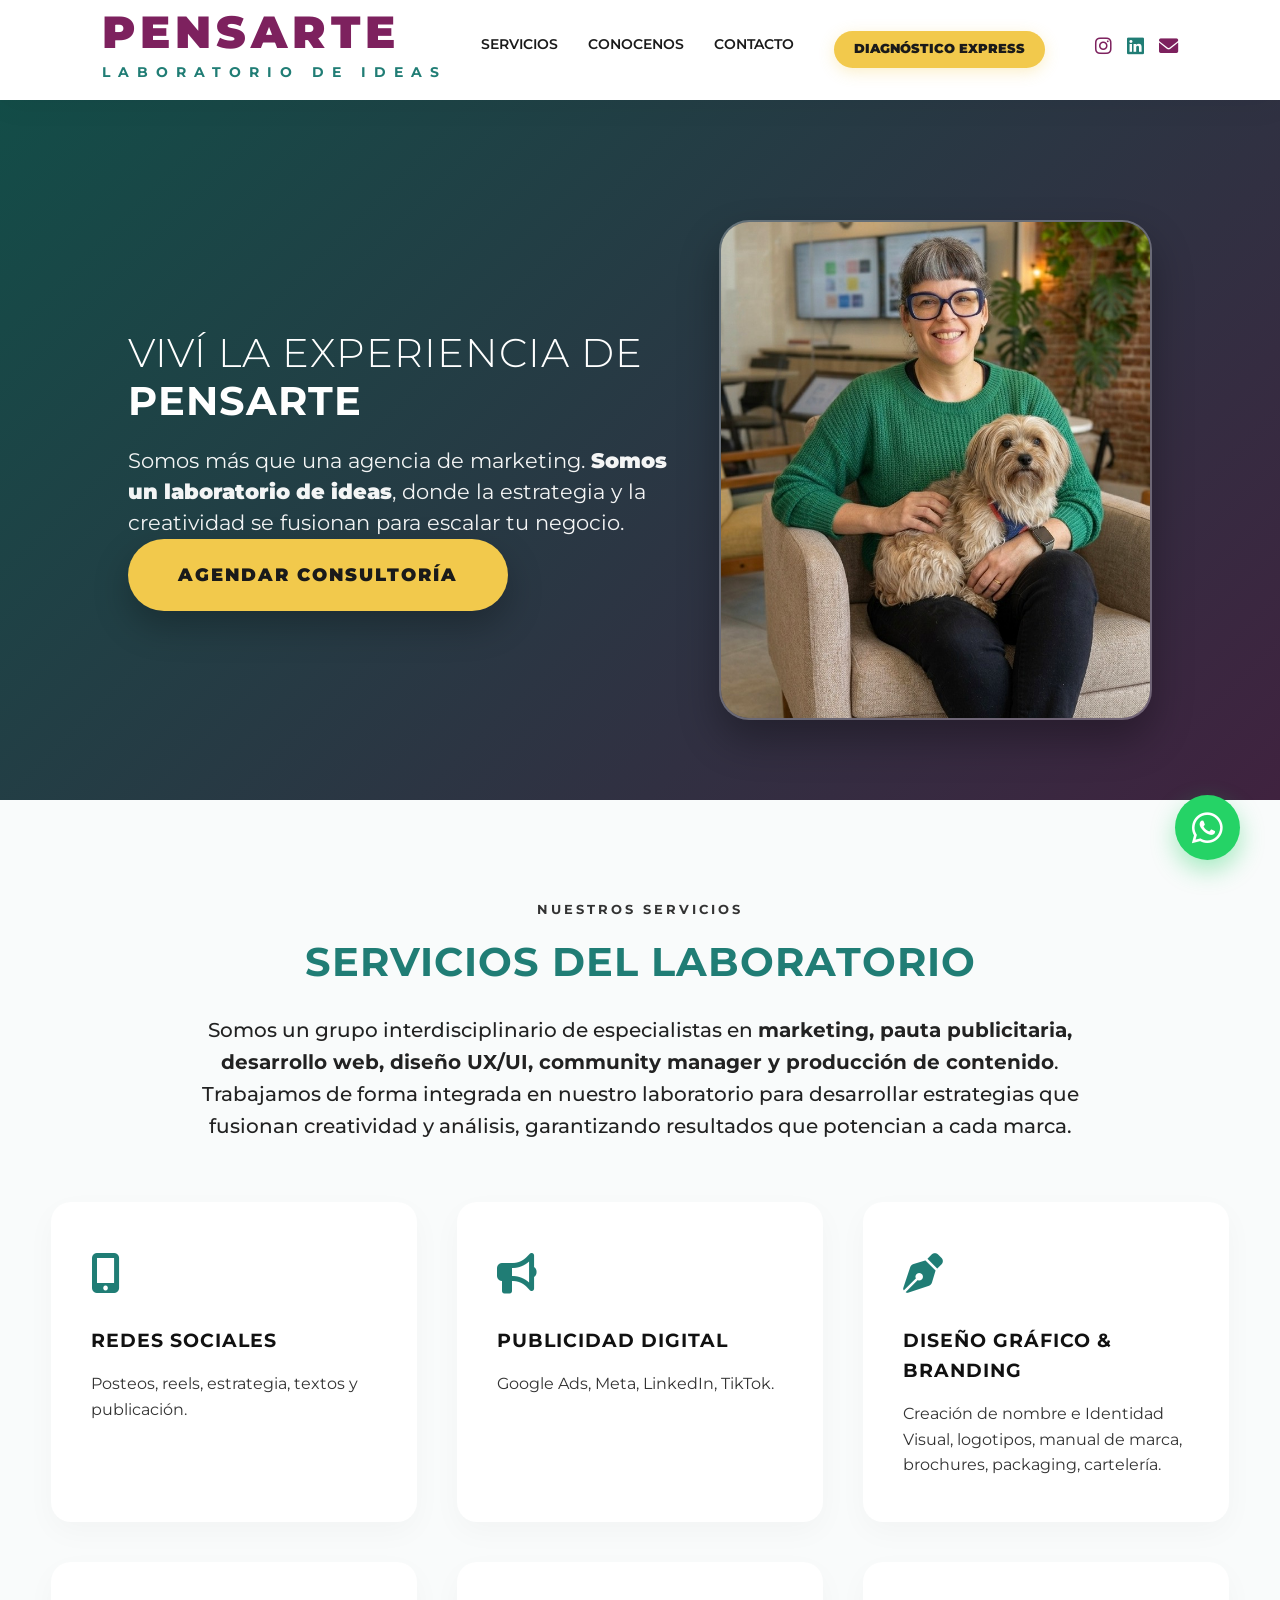
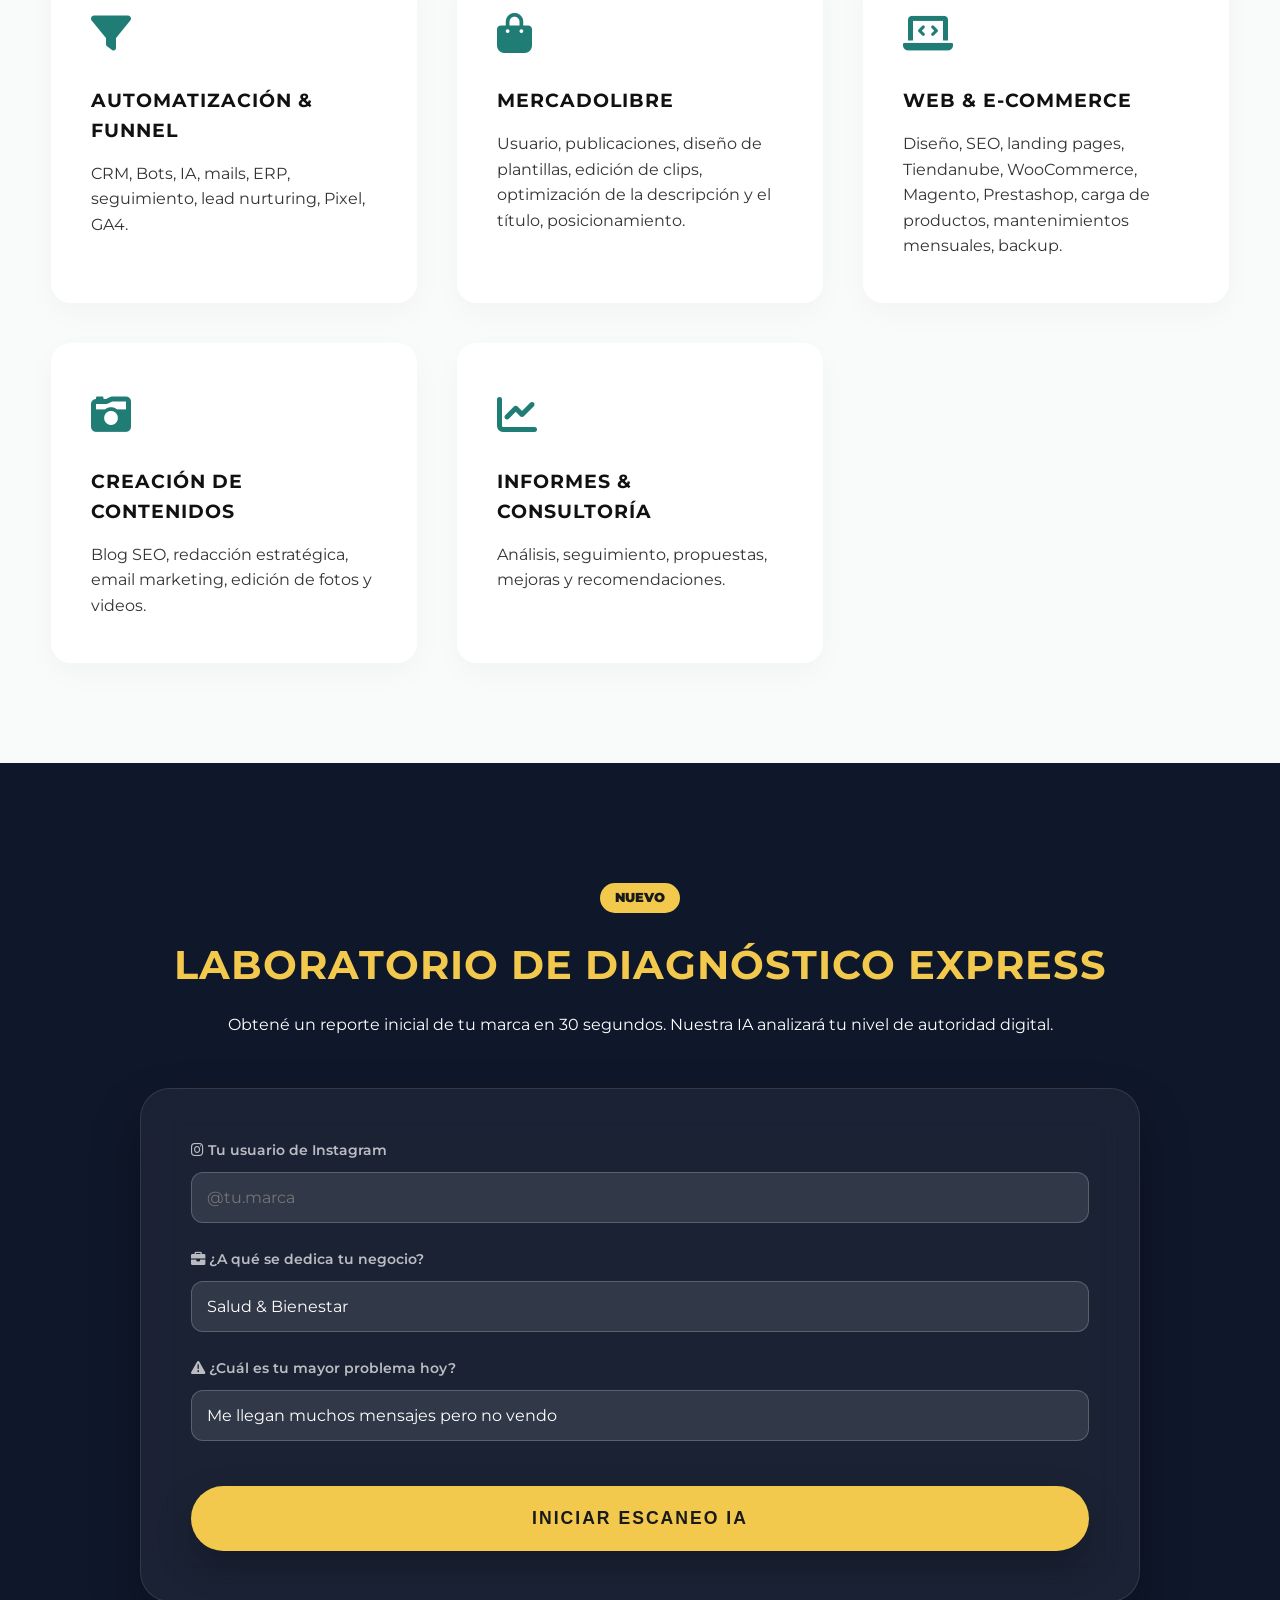
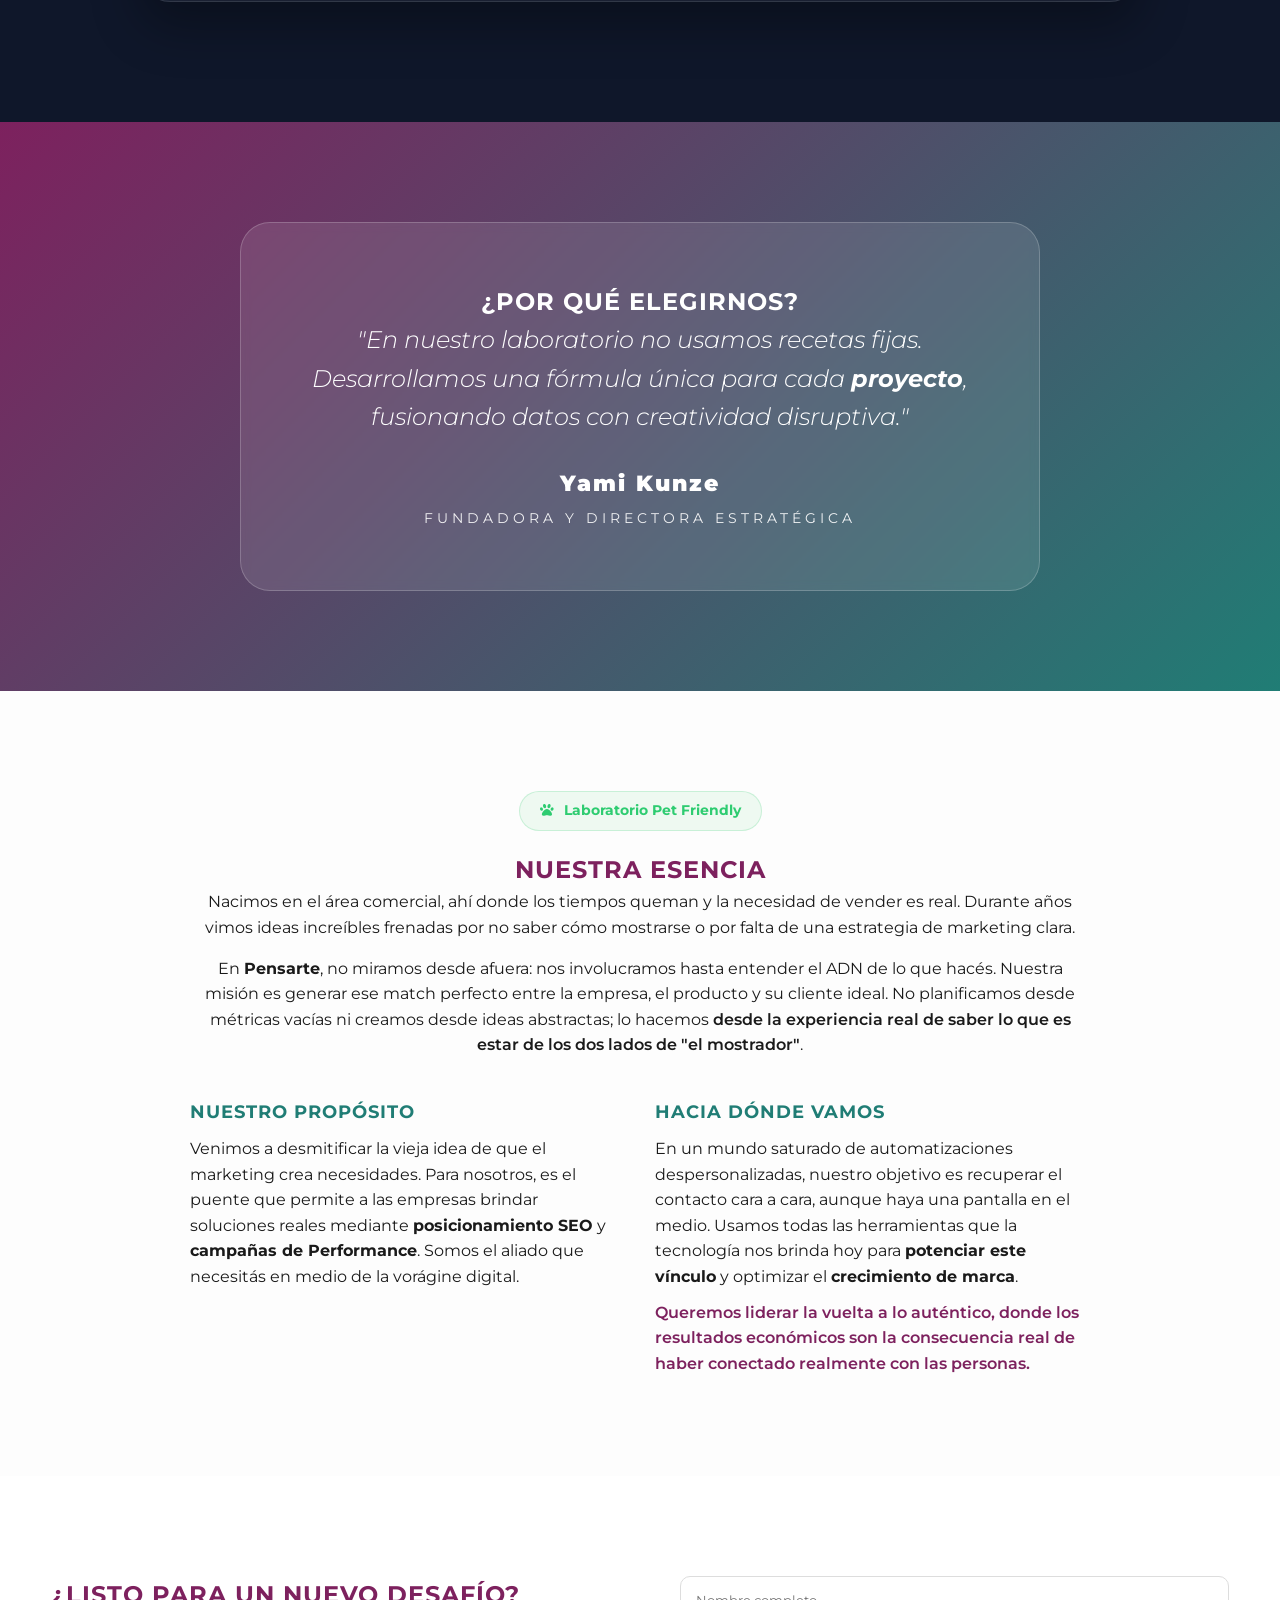
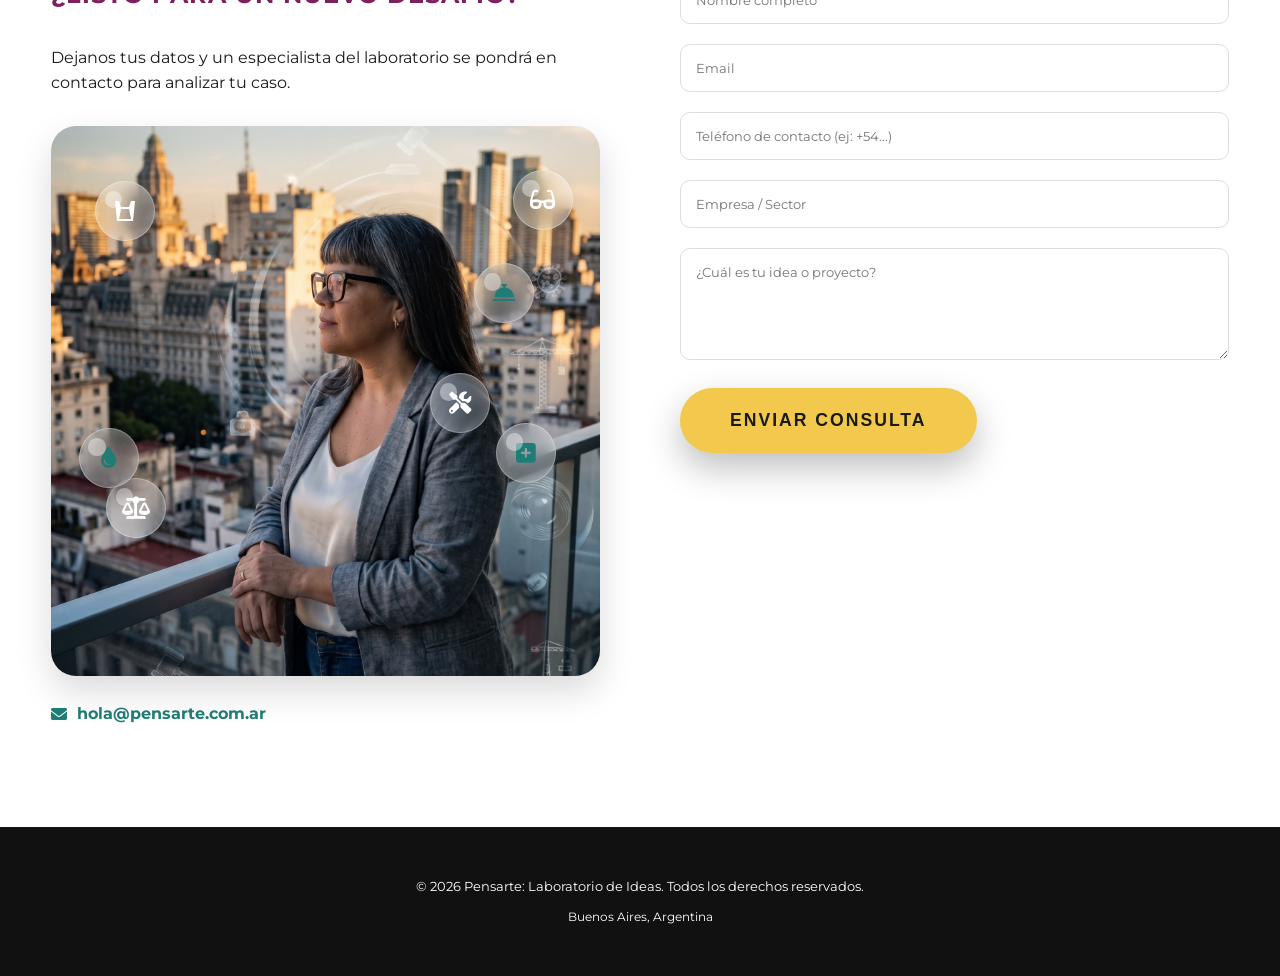
<file: index.html>
<!DOCTYPE html>
<html lang="es">
<head>
    <meta charset="UTF-8">
    <meta name="viewport" content="width=device-width, initial-scale=1.0">
    <title>Pensarte | Laboratorio de Ideas - Agencia de Marketing & Estrategia</title>
    <meta name="description" content="Viví la experiencia de un laboratorio donde la estrategia y la creatividad se fusionan para escalar tu negocio en Buenos Aires, Argentina.">
    <link rel="canonical" href="https://pensarte.com.ar">
    <!-- Tipografía Montserrat (Similar a Croogla Light) -->
    <link href="https://fonts.googleapis.com/css2?family=Montserrat:wght@300;400;700;900&display=swap" rel="stylesheet">
    <!-- Iconos FontAwesome -->
    <link rel="stylesheet" href="https://cdnjs.cloudflare.com/ajax/libs/font-awesome/6.0.0/css/all.min.css">
    <link rel="stylesheet" href="styles.css">
</head>
<body>

    <!-- Navegación -->
    <nav style="padding: 15px 8%;">
        <div class="logo-container">
            <span class="logo-title">PENSARTE</span>
            <span class="logo-subtitle">Laboratorio de Ideas</span>
        </div>
        <ul class="nav-links">
            <li><a href="#metodo">Servicios</a></li>
            <li><a href="#esencia">Conocenos</a></li>
            <li><a href="#contacto">Contacto</a></li>
            <li class="nav-audit"><a href="#diagnostico" class="audit-nav-btn">Diagnóstico Express</a></li>
            <li style="display: flex; gap: 15px; margin-left: 20px;">
                <a href="https://www.instagram.com/pensarte.laboratorio_deideas" target="_blank" style="font-size: 1.2rem; color: var(--primary-color);"><i class="fab fa-instagram"></i></a>
                <a href="https://www.linkedin.com/in/yamilakunze/" target="_blank" style="font-size: 1.2rem; color: var(--secondary-color);"><i class="fab fa-linkedin"></i></a>
                <a href="mailto:hola@pensarte.com.ar" style="font-size: 1.2rem; color: var(--primary-color);"><i class="fas fa-envelope"></i></a>
            </li>
        </ul>
    </nav>

    <!-- Hero Section -->
    <section class="hero">
        <div class="hero-container">
            <div class="hero-content">
                <h1 class="hero-title">Viví la experiencia de <strong>Pensarte</strong></h1>
                <p class="hero-subtitle">Somos más que una agencia de marketing. <strong>Somos un laboratorio de ideas</strong>, donde la estrategia y la creatividad se fusionan para escalar tu negocio.</p>
                <a href="#contacto" class="cta-button">Agendar Consultoría</a>
            </div>
            <div class="hero-image-container">
                <div class="hero-photo-frame">
                    <!-- ACÁ VA TU FOTO -->
                    <img src="tufoto.PNG" alt="Yami Kunze - Fundadora" onerror="this.src='https://via.placeholder.com/400x500?text=Tu+Foto+Aquí'">
                </div>
            </div>
        </div>
    </section>

    <!-- Servicios (El Método del Lab) -->
    <section class="section services" id="metodo">
        <div class="section-title">
            <p style="color: #333; font-weight: 700;">NUESTROS SERVICIOS</p>
            <h2 style="color: var(--secondary-color);">SERVICIOS DEL LABORATORIO</h2>
            <p style="max-width: 900px; margin: 20px auto; color: #222; text-transform: none; letter-spacing: normal; font-size: 1.25rem; font-weight: 500; line-height: 1.6;">Somos un grupo interdisciplinario de especialistas en <strong>marketing, pauta publicitaria, desarrollo web, diseño UX/UI, community manager y producción de contenido</strong>. Trabajamos de forma integrada en nuestro laboratorio para desarrollar estrategias que fusionan creatividad y análisis, garantizando resultados que potencian a cada marca.</p>
        </div>
        <div class="services-container" style="grid-template-columns: repeat(auto-fit, minmax(300px, 1fr));">
            <div class="service-card">
                <div class="service-icon"><i class="fas fa-mobile-alt" style="color: var(--secondary-color);"></i></div>
                <h3 style="color: #111;">Redes Sociales</h3>
                <p style="color: #333;">Posteos, reels, estrategia, textos y publicación.</p>
            </div>
            <div class="service-card">
                <div class="service-icon"><i class="fas fa-bullhorn" style="color: var(--secondary-color);"></i></div>
                <h3 style="color: #111;">Publicidad Digital</h3>
                <p style="color: #333;">Google Ads, Meta, LinkedIn, TikTok.</p>
            </div>
            <div class="service-card">
                <div class="service-icon"><i class="fas fa-pen-nib" style="color: var(--secondary-color);"></i></div>
                <h3 style="color: #111;">Diseño Gráfico & Branding</h3>
                <p style="color: #333;">Creación de nombre e Identidad Visual, logotipos, manual de marca, brochures, packaging, cartelería.</p>
            </div>
            <div class="service-card">
                <div class="service-icon"><i class="fas fa-filter" style="color: var(--secondary-color);"></i></div>
                <h3 style="color: #111;">Automatización & Funnel</h3>
                <p style="color: #333;">CRM, Bots, IA, mails, ERP, seguimiento, lead nurturing, Pixel, GA4.</p>
            </div>
            <div class="service-card">
                <div class="service-icon"><i class="fas fa-shopping-bag" style="color: var(--secondary-color);"></i></div>
                <h3 style="color: #111;">MercadoLibre</h3>
                <p style="color: #333;">Usuario, publicaciones, diseño de plantillas, edición de clips, optimización de la descripción y el título, posicionamiento.</p>
            </div>
            <div class="service-card">
                <div class="service-icon"><i class="fas fa-laptop-code" style="color: var(--secondary-color);"></i></div>
                <h3 style="color: #111;">Web & E-commerce</h3>
                <p style="color: #333;">Diseño, SEO, landing pages, Tiendanube, WooCommerce, Magento, Prestashop, carga de productos, mantenimientos mensuales, backup.</p>
            </div>
            <div class="service-card">
                <div class="service-icon"><i class="fas fa-camera-retro" style="color: var(--secondary-color);"></i></div>
                <h3 style="color: #111;">Creación de Contenidos</h3>
                <p style="color: #333;">Blog SEO, redacción estratégica, email marketing, edición de fotos y videos.</p>
            </div>
            <div class="service-card">
                <div class="service-icon"><i class="fas fa-chart-line" style="color: var(--secondary-color);"></i></div>
                <h3 style="color: #111;">Informes & Consultoría</h3>
                <p style="color: #333;">Análisis, seguimiento, propuestas, mejoras y recomendaciones.</p>
            </div>
        </div>
    </section>

    <!-- Auditoría Express (El Gancho) -->
    <section class="section audit-lab" id="diagnostico">
        <div class="audit-container">
            <div class="audit-header">
                <span class="badge">NUEVO</span>
                <h2>Laboratorio de Diagnóstico Express</h2>
                <p>Obtené un reporte inicial de tu marca en 30 segundos. Nuestra IA analizará tu nivel de autoridad digital.</p>
            </div>
            
            <div class="audit-card" id="audit-form-container">
                <div class="audit-step" id="step-1">
                    <div class="input-group">
                        <label><i class="fab fa-instagram"></i> Tu usuario de Instagram</label>
                        <input type="text" id="audit-ig" placeholder="@tu.marca" required>
                    </div>
                    <div class="input-group">
                        <label><i class="fas fa-briefcase"></i> ¿A qué se dedica tu negocio?</label>
                        <select id="audit-sector">
                            <option value="salud">Salud & Bienestar</option>
                            <option value="servicios">Servicios Profesionales</option>
                            <option value="ecommerce">E-commerce / Retail</option>
                            <option value="otro">Otro</option>
                        </select>
                    </div>
                    <div class="input-group">
                        <label><i class="fas fa-exclamation-triangle"></i> ¿Cuál es tu mayor problema hoy?</label>
                        <select id="audit-problem">
                            <option value="leads">Me llegan muchos mensajes pero no vendo</option>
                            <option value="seguidores">Tengo pocos seguidores / poca interacción</option>
                            <option value="identidad">Mi marca se ve poco profesional o "barata"</option>
                            <option value="tiempo">No tengo tiempo para generar contenido real</option>
                        </select>
                    </div>

                    <button onclick="startAudit()" class="cta-button gold">Iniciar Escaneo IA</button>
                </div>

                <!-- Pantalla de Carga -->
                <div class="audit-loading" id="audit-loading" style="display: none;">
                    <div class="loader-container">
                        <div class="loader"></div>
                        <div class="loader-glow"></div>
                    </div>
                    <p id="loading-text">Conectando con el Laboratorio...</p>
                </div>

                <!-- Resultado del Reporte -->
                <div class="audit-result" id="audit-result" style="display: none;">
                    <!-- Se llena con JS -->
                </div>
            </div>
        </div>
    </section>

    <!-- Por qué elegirnos (La Fórmula) -->
    <section class="section why-us">
        <div class="formula-box">
            <h2>¿Por qué elegirnos?</h2>
            <p style="margin-bottom: 30px;">"En nuestro laboratorio no usamos recetas fijas. Desarrollamos una fórmula única para cada <strong>proyecto</strong>, fusionando datos con creatividad disruptiva."</p>
            <div class="signature" style="margin-top: 20px;">
                <p style="font-size: 1.4rem; font-weight: 900; letter-spacing: 2px; font-style: normal; margin-bottom: 5px;">Yami Kunze</p>
                <p style="font-size: 0.9rem; font-weight: 400; text-transform: uppercase; letter-spacing: 4px; font-style: normal; opacity: 0.9;">Fundadora y Directora Estratégica</p>
            </div>
        </div>
    </section>

    <!-- Nuestra Esencia (Storytelling) -->
    <section class="section essence" id="esencia">
        <div class="essence-container" style="display: block; text-align: center; max-width: 900px;">
            <div class="essence-text">
                <div class="pet-friendly-badge" style="margin: 0 auto 20px;">
                    <i class="fas fa-paw"></i>
                    <span>Laboratorio Pet Friendly</span>
                </div>
                <h2 style="color: var(--primary-color);">Nuestra Esencia</h2>
                <p>Nacimos en el área comercial, ahí donde los tiempos queman y la necesidad de vender es real. Durante años vimos ideas increíbles frenadas por no saber cómo mostrarse o por falta de una estrategia de marketing clara.</p>
                <p style="margin-top: 15px;">En <strong>Pensarte</strong>, no miramos desde afuera: nos involucramos hasta entender el ADN de lo que hacés. Nuestra misión es generar ese match perfecto entre la empresa, el producto y su cliente ideal. No planificamos desde métricas vacías ni creamos desde ideas abstractas; lo hacemos <span style="font-weight: 600;">desde la experiencia real de saber lo que es estar de los dos lados de "el mostrador"</span>.</p>
                
                <div class="essence-grid" style="text-align: left;">
                    <div class="essence-item">
                        <h3>Nuestro Propósito</h3>
                        <p>Venimos a desmitificar la vieja idea de que el marketing crea necesidades. Para nosotros, es el puente que permite a las empresas brindar soluciones reales mediante <strong>posicionamiento SEO</strong> y <strong>campañas de Performance</strong>. Somos el aliado que necesitás en medio de la vorágine digital.</p>
                    </div>
                    <div class="essence-item">
                        <h3>Hacia dónde vamos</h3>
                        <p>En un mundo saturado de automatizaciones despersonalizadas, nuestro objetivo es recuperar el contacto cara a cara, aunque haya una pantalla en el medio. Usamos todas las herramientas que la tecnología nos brinda hoy para <strong>potenciar este vínculo</strong> y optimizar el <strong>crecimiento de marca</strong>.</p>
                        <p style="margin-top: 10px; font-weight: 600; color: var(--primary-color);">Queremos liderar la vuelta a lo auténtico, donde los resultados económicos son la consecuencia real de haber conectado realmente con las personas.</p>
                    </div>
                </div>
            </div>
        </div>
    </section>

    <!-- Contacto -->
    <section class="section" id="contacto">
        <div class="contact-container">
            <div class="contact-info">
                <h2>¿Listo para un nuevo desafío?</h2>
                <p>Dejanos tus datos y un especialista del laboratorio se pondrá en contacto para analizar tu caso.</p>
                <div class="floating-icons-container">
                    <img src="fotociudad.png" alt="Yami Kunze - Pensarte" class="main-photo">
                    <!-- Íconos Flotantes de Sectores -->
                    <div class="floating-icon icon-1" title="Angelo Sport">
                        <svg viewBox="0 0 24 24" width="24" height="24" fill="currentColor">
                            <path d="M6,2 L8,8 L16,8 L18,2 L22,2 L20,22 L4,22 L2,2 L6,2 Z M8,10 L6,20 L18,20 L16,10 L8,10 Z" />
                        </svg>
                    </div> <!-- Angelo (Malla Enteriza) -->
                    <div class="floating-icon icon-2"><i class="fas fa-concierge-bell"></i></div> <!-- Aguas Coloradas -->
                    <div class="floating-icon icon-3"><i class="fas fa-balance-scale"></i></div> <!-- Glass -->
                    <div class="floating-icon icon-4"><i class="fas fa-tint"></i></div> <!-- Hidrovent -->
                    <div class="floating-icon icon-5"><i class="fas fa-glasses"></i></div> <!-- Ilusiones -->
                    <div class="floating-icon icon-6"><i class="fas fa-plus-square"></i></div> <!-- Integrar -->
                    <div class="floating-icon icon-7"><i class="fas fa-tools"></i></div> <!-- Mader -->
                </div>
                <div style="margin-top: 25px; display: flex; align-items: center; gap: 10px; color: var(--secondary-color); font-weight: 700;">
                    <i class="fas fa-envelope"></i>
                    <a href="mailto:hola@pensarte.com.ar" style="color: inherit; text-decoration: none;">hola@pensarte.com.ar</a>
                </div>
            </div>
            <div class="contact-form">
                <form name="Consulta pensarte" method="POST" netlify>
                    <input type="hidden" name="form-name" value="Consulta pensarte">
                    <input type="text" name="nombre" placeholder="Nombre completo" required>
                    <input type="email" name="email" placeholder="Email" required>
                    <input type="tel" name="telefono" placeholder="Teléfono de contacto (ej: +54...)" required>
                    <input type="text" name="empresa" placeholder="Empresa / Sector" required>
                    <textarea name="mensaje" placeholder="¿Cuál es tu idea o proyecto?" rows="5" required></textarea>
                    <button type="submit" class="cta-button" style="border:none;">Enviar Consulta</button>
                </form>
            </div>
        </div>
    </section>

    <footer>
        <p>&copy; 2026 Pensarte: Laboratorio de Ideas. Todos los derechos reservados.</p>
        <p style="margin-top: 10px; font-size: 0.75rem; opacity: 0.8;">Buenos Aires, Argentina</p>
    </footer>

    <!-- Botón WhatsApp Flotante -->
    <a href="https://wa.me/541124509399?text=Hola!%20Vengo%20de%20tu%20web%20y%20me%20gustar%C3%ADa%20hacerte%20una%20consulta.%20Estoy%20interesada%20en%20una%20auditor%C3%ADa%20o%20consultor%C3%ADa.%20Me%20gustar%C3%ADa%20recibir%20m%C3%A1s%20informaci%C3%B3n." class="whatsapp-float" target="_blank">
        <i class="fab fa-whatsapp"></i>
    </a>

    <!-- Lógica de Auditoría -->
    <script src="audit.js"></script>
</body>
</html>
</file>
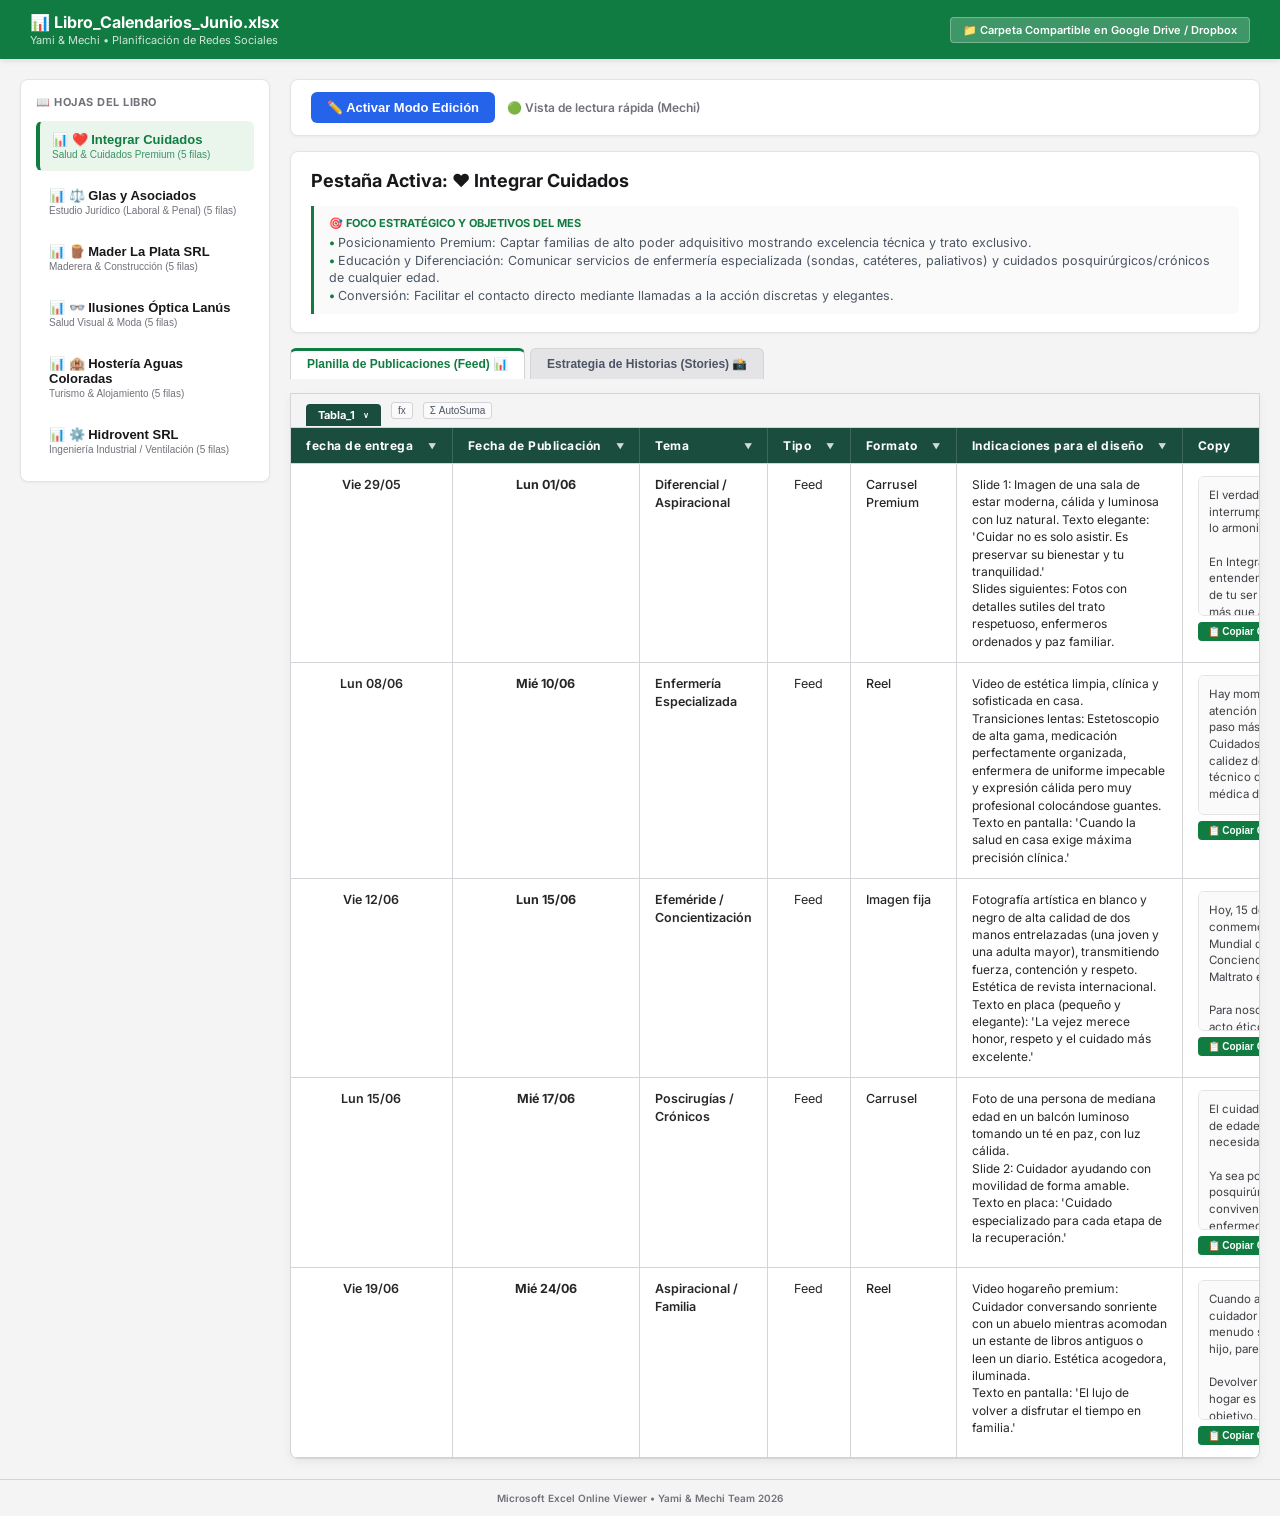
<file: calendarios/index.html>
<!DOCTYPE html>
<html lang="es">
<head>
    <meta charset="UTF-8">
    <meta name="viewport" content="width=device-width, initial-scale=1.0">
    <title>Excel de Calendarios Editoriales - Yami & Mechi</title>
    <link href="https://fonts.googleapis.com/css2?family=Inter:wght@400;500;600;700;800&display=swap" rel="stylesheet">
    <style>
        :root {
            --excel-green-dark: #1b4d3e;   /* El verde oscuro exacto del cabezal de Excel en la imagen */
            --excel-green-light: #2c7a5f;  /* Acentos de botones verde */
            --excel-grid-line: #d4d4d8;    /* Las líneas grises del Excel */
            --bg-main: #f4f4f5;
            --bg-card: #ffffff;
            --text-main: #18181b;
            --text-muted: #71717a;
            
            /* Colores de Estado */
            --pendiente-bg: #fee2e2;
            --pendiente-txt: #991b1b;
            --redaccion-bg: #fef3c7;
            --redaccion-txt: #92400e;
            --programado-bg: #dcfce7;
            --programado-txt: #166534;
        }

        * {
            box-sizing: border-box;
            margin: 0;
            padding: 0;
        }

        body {
            font-family: 'Segoe UI', -apple-system, BlinkMacSystemFont, 'Inter', sans-serif;
            background-color: var(--bg-main);
            color: var(--text-main);
            display: flex;
            flex-direction: column;
            min-height: 100vh;
        }

        /* Cabezal tipo Excel/Microsoft 365 */
        header {
            background-color: #107c41; /* Verde característico de Microsoft Excel */
            color: white;
            padding: 12px 30px;
            display: flex;
            justify-content: space-between;
            align-items: center;
            box-shadow: 0 2px 5px rgba(0,0,0,0.1);
        }

        .header-title h1 {
            font-size: 16px;
            font-weight: 700;
            display: flex;
            align-items: center;
            gap: 8px;
        }

        .header-title p {
            font-size: 11px;
            opacity: 0.8;
            margin-top: 1px;
        }

        .share-badge {
            background-color: rgba(255, 255, 255, 0.2);
            color: white;
            padding: 5px 12px;
            border-radius: 4px;
            font-size: 11px;
            font-weight: 600;
            border: 1px solid rgba(255,255,255,0.3);
        }

        /* Contenedor General */
        .app-container {
            display: flex;
            flex: 1;
            padding: 20px;
            gap: 20px;
            max-width: 1800px;
            width: 100%;
            margin: 0 auto;
        }

        /* Selector de Cuentas (Sidebar izquierdo simulando las Hojas del Libro) */
        .sidebar {
            width: 250px;
            flex-shrink: 0;
            display: flex;
            flex-direction: column;
            gap: 15px;
        }

        .sidebar-card {
            background-color: var(--bg-card);
            border: 1px solid #e4e4e7;
            border-radius: 8px;
            padding: 15px;
            box-shadow: 0 1px 3px rgba(0,0,0,0.05);
        }

        .sidebar-card h3 {
            font-size: 11px;
            text-transform: uppercase;
            letter-spacing: 0.5px;
            color: var(--text-muted);
            margin-bottom: 12px;
            font-weight: 700;
        }

        .account-list {
            list-style: none;
            display: flex;
            flex-direction: column;
            gap: 6px;
        }

        .account-btn {
            width: 100%;
            text-align: left;
            background: none;
            border: 1px solid transparent;
            border-radius: 6px;
            padding: 10px 12px;
            font-size: 13px;
            font-weight: 600;
            color: var(--text-main);
            cursor: pointer;
            transition: all 0.15s ease;
            display: flex;
            flex-direction: column;
            gap: 2px;
        }

        .account-btn:hover {
            background-color: #f4f4f5;
        }

        .account-btn.active {
            background-color: #eaf5ec;
            border-left: 4px solid #107c41;
            color: #107c41;
        }

        .account-btn span.rubro {
            font-size: 10px;
            font-weight: 500;
            color: var(--text-muted);
        }

        .account-btn.active span.rubro {
            color: #107c41;
            opacity: 0.8;
        }

        /* Panel de Contenido */
        .main-panel {
            flex: 1;
            display: flex;
            flex-direction: column;
            gap: 15px;
            min-width: 0;
        }

        /* Encabezado e Info de la Cuenta */
        .account-header {
            background-color: var(--bg-card);
            border: 1px solid #e4e4e7;
            border-radius: 8px;
            padding: 18px 20px;
            box-shadow: 0 1px 3px rgba(0,0,0,0.05);
            display: flex;
            flex-direction: column;
            gap: 10px;
        }

        .account-header h2 {
            font-size: 18px;
            font-weight: 700;
            color: var(--text-main);
        }

        .objectives-box {
            background-color: #fafafa;
            border-left: 3px solid #107c41;
            padding: 10px 15px;
            border-radius: 0 6px 6px 0;
            margin-top: 5px;
        }

        .objectives-box h4 {
            font-size: 11px;
            text-transform: uppercase;
            color: #107c41;
            font-weight: 700;
            margin-bottom: 4px;
        }

        .objectives-box ul {
            list-style-type: none;
            font-size: 12.5px;
            color: #4b5563;
            line-height: 1.4;
        }

        .objectives-box ul li::before {
            content: "• ";
            color: #107c41;
            font-weight: bold;
        }

        /* Selector de Tipo de Vista (Simulando Pestañas de Excel abajo/arriba de tabla) */
        .excel-sheet-tabs {
            display: flex;
            gap: 5px;
            margin-bottom: -1px;
            z-index: 2;
        }

        .sheet-tab-btn {
            background-color: #e4e4e7;
            border: 1px solid #d4d4d8;
            border-bottom: none;
            border-radius: 6px 6px 0 0;
            padding: 8px 16px;
            font-size: 12px;
            font-weight: 600;
            color: #4b5563;
            cursor: pointer;
            transition: all 0.15s;
        }

        .sheet-tab-btn.active {
            background-color: var(--bg-card);
            color: #107c41;
            border-top: 3px solid #107c41;
            font-weight: 700;
            padding-top: 6px;
        }

        /* PLANILLA EXCEL (Diseño igual a la captura de pantalla) */
        .excel-container {
            background-color: var(--bg-card);
            border: 1px solid #d4d4d8;
            border-radius: 0 0 8px 8px;
            box-shadow: 0 4px 10px rgba(0,0,0,0.05);
            overflow: hidden;
            display: flex;
            flex-direction: column;
        }

        /* Indicador de Tabla (Tabla_1) */
        .excel-table-bar {
            background-color: #f4f4f5;
            border-bottom: 1px solid #d4d4d8;
            padding: 8px 15px;
            display: flex;
            align-items: center;
            gap: 5px;
        }

        .table-label {
            background-color: var(--excel-green-dark);
            color: white;
            font-size: 11px;
            font-weight: 700;
            padding: 4px 12px;
            border-radius: 4px 4px 0 0;
            display: flex;
            align-items: center;
            gap: 8px;
            margin-bottom: -9px;
            z-index: 10;
        }

        .table-label::after {
            content: '∨';
            font-size: 8px;
        }

        .excel-icon-btn {
            background-color: #fafafa;
            border: 1px solid #d4d4d8;
            border-radius: 3px;
            padding: 2px 6px;
            font-size: 10px;
            color: #4b5563;
            cursor: pointer;
            margin-left: 5px;
        }

        /* Tabla de Excel con Estilo de Cabecera Verde e Indicadores de Filtro */
        .excel-table-wrapper {
            overflow-x: auto;
            max-width: 100%;
        }

        .excel-table {
            width: 100%;
            border-collapse: collapse;
            font-size: 12.5px;
            text-align: left;
            min-width: 1200px;
        }

        /* ESTILO DEL HEADER IGUAL A LA CAPTURA */
        .excel-table th {
            background-color: var(--excel-green-dark);
            color: #ffffff;
            font-weight: 700;
            padding: 10px 15px;
            border-right: 1px solid rgba(255,255,255,0.15);
            border-bottom: 1px solid var(--excel-grid-line);
            font-size: 12px;
            white-space: nowrap;
            letter-spacing: 0.5px;
        }

        .excel-table th .th-content {
            display: flex;
            align-items: center;
            justify-content: space-between;
            gap: 15px;
        }

        /* El icono del filtro exacto del Excel */
        .excel-table th .filter-arrow {
            font-size: 8px;
            opacity: 0.8;
            font-weight: bold;
        }

        /* Celdas comunes con bordes de grilla Excel */
        .excel-table td {
            padding: 12px 15px;
            border-right: 1px solid var(--excel-grid-line);
            border-bottom: 1px solid var(--excel-grid-line);
            vertical-align: top;
            line-height: 1.45;
            color: #27272a;
        }

        .excel-table tr:hover td {
            background-color: #f1f5f9;
        }

        /* Columnas con anchos proporcionales */
        .col-entrega { width: 110px; font-weight: 600; text-align: center; }
        .col-publicacion { width: 110px; font-weight: 700; text-align: center; color: #107c41; }
        .col-tema { width: 150px; font-weight: 600; }
        .col-tipo { width: 90px; text-align: center; }
        .col-formato { width: 120px; font-weight: 500; }
        .col-diseno { width: 320px; color: #3f3f46; font-size: 12px; }
        .col-copy { width: 380px; position: relative; }

        /* Área de copy optimizada con botón */
        .copy-box {
            background-color: #fafafa;
            border: 1px solid #e4e4e7;
            border-radius: 6px;
            padding: 10px;
            max-height: 140px;
            overflow-y: auto;
            white-space: pre-line;
            font-size: 11.5px;
            font-family: inherit;
            color: #3f3f46;
            margin-bottom: 6px;
        }

        .btn-copy-excel {
            background-color: #107c41;
            color: white;
            border: none;
            border-radius: 4px;
            padding: 4px 10px;
            font-size: 10px;
            font-weight: 700;
            cursor: pointer;
            transition: all 0.1s;
            display: inline-flex;
            align-items: center;
            gap: 4px;
        }

        .btn-copy-excel:hover {
            background-color: #0b592e;
        }

        .btn-copy-excel.copied {
            background-color: #10b981;
        }

        .cell-estado {
            width: 100px;
            text-align: center;
        }

        .status-pill {
            display: inline-block;
            padding: 4px 8px;
            border-radius: 12px;
            font-size: 10px;
            font-weight: 700;
        }

        /* VISTA DE HISTORIAS */
        .stories-grid {
            display: grid;
            grid-template-columns: repeat(auto-fill, minmax(300px, 1fr));
            gap: 15px;
            padding: 20px;
        }

        .story-card {
            background-color: #fafafa;
            border: 1px solid #d4d4d8;
            border-radius: 6px;
            padding: 15px;
            display: flex;
            flex-direction: column;
            gap: 10px;
        }

        .story-header {
            display: flex;
            justify-content: space-between;
            align-items: center;
            border-bottom: 1px solid #e4e4e7;
            padding-bottom: 8px;
            font-size: 11.5px;
        }

        .story-semana {
            font-weight: 800;
            color: #107c41;
            text-transform: uppercase;
        }

        .story-tema {
            background-color: #eaf5ec;
            color: #107c41;
            padding: 2px 6px;
            border-radius: 4px;
            font-weight: 700;
            font-size: 9.5px;
        }

        .story-body {
            font-size: 12px;
            color: #3f3f46;
            line-height: 1.4;
            display: flex;
            flex-direction: column;
            gap: 8px;
        }

        .story-cta {
            background-color: white;
            border: 1px solid #a7f3d0;
            color: #065f46;
            padding: 8px;
            border-radius: 4px;
            font-size: 11px;
            font-weight: 600;
            margin-top: 5px;
        }

        /* Vacío */
        .empty-state {
            padding: 50px 30px;
            text-align: center;
            color: var(--text-muted);
        }

        .empty-state h3 {
            font-size: 15px;
            color: var(--text-main);
            margin-bottom: 8px;
        }

        .empty-state p {
            font-size: 12px;
            max-width: 400px;
            margin: 0 auto 12px auto;
        }

        .empty-state button {
            background-color: #107c41;
            color: white;
            border: none;
            border-radius: 4px;
            padding: 8px 16px;
            font-size: 11px;
            font-weight: 700;
            cursor: pointer;
        }

        /* Footer */
        footer {
            background-color: #f4f4f5;
            border-top: 1px solid #d4d4d8;
            padding: 12px;
            text-align: center;
            font-size: 10px;
            color: var(--text-muted);
            font-weight: 600;
        }

        /* ESTILOS DE EDICIÓN - EXCEL INTERACTIVO */
        .excel-table input[type="text"], 
        .excel-table select, 
        .excel-table textarea {
            width: 100%;
            border: 1px solid transparent;
            background: transparent;
            font-family: inherit;
            font-size: inherit;
            color: inherit;
            padding: 6px;
            border-radius: 4px;
            outline: none;
            transition: all 0.1s;
        }

        .excel-table input[type="text"]:focus, 
        .excel-table select:focus, 
        .excel-table textarea:focus {
            background-color: #ffffff;
            border: 1px solid #107c41; /* Borde verde Excel al enfocar */
            box-shadow: 0 0 0 2px rgba(16, 124, 65, 0.15);
        }

        .excel-table textarea {
            resize: vertical;
            min-height: 80px;
            line-height: 1.4;
        }

        .col-delete {
            width: 50px;
            text-align: center;
            vertical-align: middle !important;
        }

        .btn-delete-row {
            background: none;
            border: none;
            color: #ef4444;
            cursor: pointer;
            font-size: 16px;
            padding: 4px;
            border-radius: 4px;
            transition: background 0.15s;
        }

        .btn-delete-row:hover {
            background-color: #fee2e2;
        }

        .btn-add-row {
            background-color: #107c41;
            color: white;
            border: none;
            border-radius: 4px;
            padding: 6px 12px;
            font-size: 11px;
            font-weight: 700;
            cursor: pointer;
            display: inline-flex;
            align-items: center;
            gap: 4px;
            margin-left: auto;
            transition: background 0.15s;
        }

        .btn-add-row:hover {
            background-color: #0b592e;
        }

        /* Edición de Historias */
        .story-edit-input, .story-edit-textarea {
            width: 100%;
            border: 1px solid #e4e4e7;
            background-color: white;
            border-radius: 4px;
            padding: 6px;
            font-family: inherit;
            font-size: 12px;
            outline: none;
            margin-top: 2px;
        }

        .story-edit-input:focus, .story-edit-textarea:focus {
            border-color: #107c41;
            box-shadow: 0 0 0 2px rgba(16, 124, 65, 0.15);
        }

        .story-card-delete-bar {
            border-top: 1px solid #e4e4e7;
            padding-top: 8px;
            display: flex;
            justify-content: flex-end;
            margin-top: 5px;
        }

        .btn-delete-story {
            background-color: #fee2e2;
            color: #b91c1c;
            border: 1px solid #fecaca;
            border-radius: 4px;
            padding: 4px 8px;
            font-size: 10px;
            font-weight: 700;
            cursor: pointer;
            transition: all 0.15s;
        }

        .btn-delete-story:hover {
            background-color: #fca5a5;
            color: #7f1d1d;
        }
    </style>
</head>
<body>

    <header>
        <div class="header-title">
            <h1>📊 Libro_Calendarios_Junio.xlsx</h1>
            <p>Yami & Mechi • Planificación de Redes Sociales</p>
        </div>
        <div class="share-badge">📁 Carpeta Compartible en Google Drive / Dropbox</div>
    </header>

    <div class="app-container">
        
        <!-- SIDEBAR (Hojas del Libro de Cuentas) -->
        <div class="sidebar">
            <div class="sidebar-card">
                <h3>📖 Hojas del Libro</h3>
                <ul class="account-list" id="accounts-menu">
                    <!-- Se inyecta dinámicamente -->
                </ul>
            </div>
        </div>

        <!-- PANEL DE EXCEL -->
        <div class="main-panel">
            
            <!-- BARRA DE EDICIÓN COLABORATIVA -->
            <div class="toolbar-edicion" style="background: white; border: 1px solid #e4e4e7; border-radius: 8px; padding: 12px 20px; display: flex; justify-content: space-between; align-items: center; box-shadow: 0 1px 3px rgba(0,0,0,0.05); gap: 15px; flex-wrap: wrap;">
                <div style="display: flex; gap: 12px; align-items: center; flex-wrap: wrap;">
                    <button id="btn-toggle-edit" style="background-color: #2563eb; color: white; border: none; padding: 8px 16px; border-radius: 6px; font-weight: 700; font-size: 13px; cursor: pointer; display: flex; align-items: center; gap: 6px; transition: background 0.15s;" onclick="toggleEditMode()">
                        ✏️ Activar Modo Edición
                    </button>
                    <span id="edit-status-indicator" style="font-size: 12px; color: var(--text-muted); font-weight: 600; display: flex; align-items: center; gap: 5px;">
                        🟢 Vista de lectura rápida (Mechi)
                    </span>
                </div>
                <div id="edit-actions-container" style="display: none; gap: 8px; flex-wrap: wrap;">
                    <button style="background-color: #107c41; color: white; border: none; padding: 8px 14px; border-radius: 6px; font-weight: 700; font-size: 13px; cursor: pointer; display: flex; align-items: center; gap: 6px; transition: background 0.15s;" onclick="saveLocalChanges()">
                        💾 Guardar Local
                    </button>
                    <button style="background-color: #b91c1c; color: white; border: none; padding: 8px 14px; border-radius: 6px; font-weight: 700; font-size: 13px; cursor: pointer; display: flex; align-items: center; gap: 6px; transition: background 0.15s;" onclick="resetToOriginal()">
                        🧹 Restaurar Original
                    </button>
                    <button style="background-color: #0d9488; color: white; border: none; padding: 8px 14px; border-radius: 6px; font-weight: 700; font-size: 13px; cursor: pointer; display: flex; align-items: center; gap: 6px; transition: background 0.15s;" onclick="downloadDataJS()">
                        📥 Descargar data_calendarios.js
                    </button>
                </div>
            </div>

            <!-- Toast de Notificación -->
            <div id="toast-notification" style="position: fixed; bottom: 25px; right: 25px; background-color: #107c41; color: white; padding: 14px 24px; border-radius: 8px; font-weight: 700; font-size: 13px; display: none; z-index: 9999; box-shadow: 0 4px 15px rgba(0,0,0,0.2); align-items: center; gap: 8px; transition: all 0.2s;">
                <span>💾 ¡Cambios guardados localmente!</span>
            </div>
            
            <!-- Info Cabecera -->
            <div class="account-header" id="selected-account-header">
                <!-- Se inyecta con JS -->
            </div>

            <!-- Selector de Pestañas de Vista (Feed / Historias) -->
            <div class="excel-sheet-tabs">
                <button class="sheet-tab-btn active" id="tab-feed" onclick="switchTab('feed')">Planilla de Publicaciones (Feed) 📊</button>
                <button class="sheet-tab-btn" id="tab-stories" onclick="switchTab('stories')">Estrategia de Historias (Stories) 📸</button>
            </div>

            <!-- TABLA EXCEL CONTENEDOR -->
            <div class="excel-container" id="content-viewer">
                <!-- Se inyecta con JS -->
            </div>

        </div>

    </div>

    <footer>
        Microsoft Excel Online Viewer • Yami & Mechi Team 2026
    </footer>

    <!-- Cargamos la base de datos de los calendarios -->
    <script src="data_calendarios.js"></script>
    <script>
        let currentAccount = "Integrar_Cuidados";
        let currentTab = "feed";
        let isEditMode = false;

        // Cargamos los datos desde localStorage si existen; si no, usamos la variable global del archivo JS.
        let activeData = localStorage.getItem('CALENDARIOS_DATA') ? JSON.parse(localStorage.getItem('CALENDARIOS_DATA')) : CALENDARIOS_DATA;

        function initApp() {
            renderAccountsMenu();
            selectAccount(currentAccount);
        }

        function renderAccountsMenu() {
            const menu = document.getElementById("accounts-menu");
            menu.innerHTML = "";
            
            Object.keys(activeData).forEach(key => {
                const acc = activeData[key];
                const activeClass = key === currentAccount ? "active" : "";
                const count = acc.publicaciones ? acc.publicaciones.length : 0;
                
                const li = document.createElement("li");
                li.innerHTML = `
                    <button class="account-btn ${activeClass}" onclick="selectAccount('${key}')">
                        <strong>📊 ${acc.nombre}</strong>
                        <span class="rubro">${acc.rubro} (${count} filas)</span>
                    </button>
                `;
                menu.appendChild(li);
            });
        }

        function selectAccount(key) {
            currentAccount = key;
            renderAccountsMenu();

            const acc = activeData[key];
            const header = document.getElementById("selected-account-header");
            
            let objetivosHtml = "";
            if (acc.objetivos && acc.objetivos.length > 0 && acc.objetivos[0] !== "") {
                objetivosHtml = `
                    <div class="objectives-box">
                        <h4>🎯 Foco Estratégico y Objetivos del Mes</h4>
                        <ul>
                            ${acc.objetivos.map(obj => `<li>${obj}</li>`).join("")}
                        </ul>
                    </div>
                `;
            }

            header.innerHTML = `
                <h2>Pestaña Activa: ${acc.nombre}</h2>
                ${objetivosHtml}
            `;

            renderContent();
        }

        function switchTab(tab) {
            currentTab = tab;
            document.getElementById("tab-feed").classList.toggle("active", tab === "feed");
            document.getElementById("tab-stories").classList.toggle("active", tab === "stories");
            renderContent();
        }

        function toggleEditMode() {
            isEditMode = !isEditMode;
            const btnToggle = document.getElementById("btn-toggle-edit");
            const indicator = document.getElementById("edit-status-indicator");
            const actionsContainer = document.getElementById("edit-actions-container");

            if (isEditMode) {
                btnToggle.innerHTML = "👁️ Desactivar Modo Edición";
                btnToggle.style.backgroundColor = "#e11d48"; // Rojo
                indicator.innerHTML = "🔴 MODO EDICIÓN ACTIVO • Los cambios son interactivos";
                indicator.style.color = "#e11d48";
                actionsContainer.style.display = "flex";
            } else {
                btnToggle.innerHTML = "✏️ Activar Modo Edición";
                btnToggle.style.backgroundColor = "#2563eb"; // Azul
                indicator.innerHTML = "🟢 Vista de lectura rápida (Mechi)";
                indicator.style.color = "var(--text-muted)";
                actionsContainer.style.display = "none";
            }
            renderContent();
        }

        function updateActiveData(tab, idx, field, value) {
            const acc = activeData[currentAccount];
            if (tab === 'feed') {
                acc.publicaciones[idx][field] = value;
            } else if (tab === 'stories') {
                acc.historias[idx][field] = value;
            }
        }

        function addFeedRow() {
            const acc = activeData[currentAccount];
            if (!acc.publicaciones) {
                acc.publicaciones = [];
            }
            
            acc.publicaciones.push({
                fechaEntrega: "Vie 05/06",
                fechaPublicacion: "Lun 08/06",
                tema: "Nuevo Tema",
                tipo: "Feed",
                formato: "Imagen fija",
                indicacionesDiseno: "Escribir aquí indicaciones para el diseño...",
                copy: "Escribir aquí el copy...",
                estado: "🔴 Pendiente"
            });
            
            renderContent();
            renderAccountsMenu(); // Para actualizar el contador del menú
            showToast("➕ Se agregó una nueva fila al final del Excel");
        }

        function deleteFeedRow(idx) {
            if (confirm("¿Estás seguro de que querés eliminar esta fila del Excel?")) {
                const acc = activeData[currentAccount];
                acc.publicaciones.splice(idx, 1);
                renderContent();
                renderAccountsMenu();
                showToast("🗑️ Fila eliminada");
            }
        }

        function addStoryRow() {
            const acc = activeData[currentAccount];
            if (!acc.historias) {
                acc.historias = [];
            }
            
            acc.historias.push({
                semana: "Semana " + (acc.historias.length + 1),
                tema: "Nueva Historia",
                visual: "Fondo e indicaciones visuales de la historia...",
                interaccion: "Ninguna",
                cta: "Sticker enlace / CTA..."
            });
            
            renderContent();
            showToast("📸 Se agregó una nueva historia al final");
        }

        function deleteStoryRow(idx) {
            if (confirm("¿Estás seguro de que querés eliminar esta historia?")) {
                const acc = activeData[currentAccount];
                acc.historias.splice(idx, 1);
                renderContent();
                showToast("🗑️ Historia eliminada");
            }
        }

        function saveLocalChanges() {
            localStorage.setItem('CALENDARIOS_DATA', JSON.stringify(activeData));
            showToast("💾 ¡Cambios guardados en tu navegador!");
        }

        function resetToOriginal() {
            if (confirm("⚠️ ¿Estás seguro de que querés borrar todos tus cambios guardados en este navegador y volver al archivo original?")) {
                localStorage.removeItem('CALENDARIOS_DATA');
                activeData = JSON.parse(JSON.stringify(CALENDARIOS_DATA));
                renderAccountsMenu();
                selectAccount(currentAccount);
                showToast("🧹 Se restauró el diseño original del archivo.");
            }
        }

        function downloadDataJS() {
            const dataStr = "// BASE DE DATOS CENTRALIZADA DE CALENDARIOS EDITORALES - JUNIO 2026\n// Modificado interactivamente desde el Visor de Excel\n\nconst CALENDARIOS_DATA = " + JSON.stringify(activeData, null, 2) + ";\n";
            const dataBlob = new Blob([dataStr], { type: 'application/javascript' });
            const url = URL.createObjectURL(dataBlob);
            
            const link = document.createElement('a');
            link.href = url;
            link.download = 'data_calendarios.js';
            document.body.appendChild(link);
            link.click();
            document.body.removeChild(link);
            URL.revokeObjectURL(url);
            
            showToast("📥 data_calendarios.js descargado. ¡Reemplazalo en GitHub!");
        }

        function showToast(message, isError = false) {
            const toast = document.getElementById("toast-notification");
            toast.querySelector("span").innerText = message;
            toast.style.backgroundColor = isError ? "#b91c1c" : "#107c41";
            toast.style.display = "flex";
            setTimeout(() => {
                toast.style.display = "none";
            }, 3000);
        }

        function renderContent() {
            const acc = activeData[currentAccount];
            const container = document.getElementById("content-viewer");
            container.innerHTML = "";

            if (currentTab === "feed") {
                if (!acc.publicaciones || acc.publicaciones.length === 0) {
                    if (isEditMode) {
                        const tableBar = document.createElement("div");
                        tableBar.className = "excel-table-bar";
                        tableBar.innerHTML = `
                            <div class="table-label">Tabla_1</div>
                            <button class="btn-add-row" onclick="addFeedRow()">➕ Agregar Fila (Feed)</button>
                        `;
                        container.appendChild(tableBar);
                    }
                    renderEmptyState(container);
                    return;
                }

                const tableBar = document.createElement("div");
                tableBar.className = "excel-table-bar";
                
                let btnAgregarHtml = isEditMode ? `<button class="btn-add-row" onclick="addFeedRow()">➕ Agregar Fila (Feed)</button>` : "";
                
                tableBar.innerHTML = `
                    <div class="table-label">Tabla_1</div>
                    <button class="excel-icon-btn">fx</button>
                    <button class="excel-icon-btn">Σ AutoSuma</button>
                    ${btnAgregarHtml}
                `;
                container.appendChild(tableBar);

                const wrapper = document.createElement("div");
                wrapper.className = "excel-table-wrapper";

                let rowsHtml = acc.publicaciones.map((pub, idx) => {
                    let statusClass = "status-pendiente";
                    if (pub.estado.includes("Redactando") || pub.estado.includes("Redacción")) statusClass = "status-redaccion";
                    if (pub.estado.includes("Programado") || pub.estado.includes("Publicado")) statusClass = "status-programado";

                    if (isEditMode) {
                        return `
                            <tr>
                                <td class="col-entrega" style="padding: 6px 4px;">
                                    <input type="text" value="${pub.fechaEntrega}" oninput="updateActiveData('feed', ${idx}, 'fechaEntrega', this.value)">
                                </td>
                                <td class="col-publicacion" style="padding: 6px 4px;">
                                    <input type="text" value="${pub.fechaPublicacion}" style="font-weight: 700; color: #107c41;" oninput="updateActiveData('feed', ${idx}, 'fechaPublicacion', this.value)">
                                </td>
                                <td class="col-tema" style="padding: 6px 4px;">
                                    <input type="text" value="${pub.tema}" style="font-weight: 600;" oninput="updateActiveData('feed', ${idx}, 'tema', this.value)">
                                </td>
                                <td class="col-tipo" style="padding: 6px 4px;">
                                    <select onchange="updateActiveData('feed', ${idx}, 'tipo', this.value)">
                                        <option value="Feed" ${pub.tipo === 'Feed' ? 'selected' : ''}>Feed</option>
                                        <option value="Reel" ${pub.tipo === 'Reel' ? 'selected' : ''}>Reel</option>
                                        <option value="Historia" ${pub.tipo === 'Historia' ? 'selected' : ''}>Historia</option>
                                        <option value="Carrusel" ${pub.tipo === 'Carrusel' ? 'selected' : ''}>Carrusel</option>
                                    </select>
                                </td>
                                <td class="col-formato" style="padding: 6px 4px;">
                                    <input type="text" value="${pub.formato}" oninput="updateActiveData('feed', ${idx}, 'formato', this.value)">
                                </td>
                                <td class="col-diseno" style="padding: 6px 4px;">
                                    <textarea oninput="updateActiveData('feed', ${idx}, 'indicacionesDiseno', this.value)">${pub.indicacionesDiseno}</textarea>
                                </td>
                                <td class="col-copy" style="padding: 6px 4px;">
                                    <textarea style="font-size: 11px;" oninput="updateActiveData('feed', ${idx}, 'copy', this.value)">${pub.copy}</textarea>
                                </td>
                                <td class="cell-estado" style="padding: 6px 4px; vertical-align: middle;">
                                    <select style="font-weight: 700;" onchange="updateActiveData('feed', ${idx}, 'estado', this.value); selectAccount(currentAccount);">
                                        <option value="🔴 Pendiente" ${pub.estado.includes('Pendiente') ? 'selected' : ''}>🔴 Pendiente</option>
                                        <option value="🟡 Redactando" ${pub.estado.includes('Redactando') || pub.estado.includes('Redacción') ? 'selected' : ''}>🟡 Redactando</option>
                                        <option value="🟢 Programado" ${pub.estado.includes('Programado') ? 'selected' : ''}>🟢 Programado</option>
                                        <option value="🔵 Publicado" ${pub.estado.includes('Publicado') ? 'selected' : ''}>🔵 Publicado</option>
                                    </select>
                                </td>
                                <td class="col-delete">
                                    <button class="btn-delete-row" onclick="deleteFeedRow(${idx})">🗑️</button>
                                </td>
                            </tr>
                        `;
                    } else {
                        return `
                            <tr>
                                <td class="col-entrega">${pub.fechaEntrega}</td>
                                <td class="col-publicacion">${pub.fechaPublicacion}</td>
                                <td class="col-tema">${pub.tema}</td>
                                <td class="col-tipo">${pub.tipo}</td>
                                <td class="col-formato">${pub.formato}</td>
                                <td class="col-diseno">${pub.indicacionesDiseno.replace(/\n/g, '<br>')}</td>
                                <td class="col-copy">
                                    <div class="copy-box" id="copytext-${idx}">${pub.copy}</div>
                                    <button class="btn-copy-excel" onclick="copyToClipboard('${idx}', this)">
                                        📋 Copiar Copy
                                    </button>
                                </td>
                                <td class="cell-estado">
                                    <span class="status-pill ${statusClass}">${pub.estado}</span>
                                </td>
                            </tr>
                        `;
                    }
                }).join("");

                let deleteHeaderHtml = isEditMode ? `<th class="col-delete"><div class="th-content">Acción</div></th>` : "";

                wrapper.innerHTML = `
                    <table class="excel-table">
                        <thead>
                            <tr>
                                <th><div class="th-content">fecha de entrega <span class="filter-arrow">▼</span></div></th>
                                <th><div class="th-content">Fecha de Publicación <span class="filter-arrow">▼</span></div></th>
                                <th><div class="th-content">Tema <span class="filter-arrow">▼</span></div></th>
                                <th><div class="th-content">Tipo <span class="filter-arrow">▼</span></div></th>
                                <th><div class="th-content">Formato <span class="filter-arrow">▼</span></div></th>
                                <th><div class="th-content">Indicaciones para el diseño <span class="filter-arrow">▼</span></div></th>
                                <th><div class="th-content">Copy <span class="filter-arrow">▼</span></div></th>
                                <th><div class="th-content">Estado <span class="filter-arrow">▼</span></div></th>
                                ${deleteHeaderHtml}
                            </tr>
                        </thead>
                        <tbody>
                            ${rowsHtml}
                        </tbody>
                    </table>
                `;
                container.appendChild(wrapper);

            } else {
                if (!acc.historias || acc.historias.length === 0) {
                    if (isEditMode) {
                        const emptyStoriesBar = document.createElement("div");
                        emptyStoriesBar.style.padding = "20px";
                        emptyStoriesBar.style.textAlign = "center";
                        emptyStoriesBar.innerHTML = `<button class="btn-add-row" style="margin: 0 auto; display: block;" onclick="addStoryRow()">➕ Agregar Nueva Historia</button>`;
                        container.appendChild(emptyStoriesBar);
                    }
                    renderEmptyState(container);
                    return;
                }

                if (isEditMode) {
                    const storiesHeaderBar = document.createElement("div");
                    storiesHeaderBar.style.padding = "10px 20px 0 20px";
                    storiesHeaderBar.style.display = "flex";
                    storiesHeaderBar.style.justifyContent = "flex-end";
                    storiesHeaderBar.innerHTML = `<button class="btn-add-row" onclick="addStoryRow()">➕ Agregar Historia</button>`;
                    container.appendChild(storiesHeaderBar);
                }

                const grid = document.createElement("div");
                grid.className = "stories-grid";

                acc.historias.forEach((st, idx) => {
                    const card = document.createElement("div");
                    card.className = "story-card";
                    
                    if (isEditMode) {
                        card.innerHTML = `
                            <div class="story-header" style="flex-direction: column; gap: 5px; align-items: stretch;">
                                <input type="text" class="story-edit-input" style="font-weight: 800; color: #107c41;" value="${st.semana}" placeholder="Semana (ej. Semana 1)" oninput="updateActiveData('stories', ${idx}, 'semana', this.value)">
                                <input type="text" class="story-edit-input" style="font-weight: 700; background-color: #eaf5ec; color: #107c41;" value="${st.tema}" placeholder="Tema de la historia" oninput="updateActiveData('stories', ${idx}, 'tema', this.value)">
                            </div>
                            <div class="story-body" style="gap: 5px;">
                                <div>
                                    <strong style="font-size:10.5px;">Visual / Indicación:</strong>
                                    <textarea class="story-edit-textarea" style="min-height: 60px;" oninput="updateActiveData('stories', ${idx}, 'visual', this.value)">${st.visual}</textarea>
                                </div>
                                <div>
                                    <strong style="font-size:10.5px;">Interacción:</strong>
                                    <input type="text" class="story-edit-input" value="${st.interaccion}" placeholder="Encuesta, caja de preguntas, etc." oninput="updateActiveData('stories', ${idx}, 'interaccion', this.value)">
                                </div>
                                <div>
                                    <strong style="font-size:10.5px;">CTA / Enlace:</strong>
                                    <input type="text" class="story-edit-input" value="${st.cta}" placeholder="Texto de link o sticker..." oninput="updateActiveData('stories', ${idx}, 'cta', this.value)">
                                </div>
                            </div>
                            <div class="story-card-delete-bar">
                                <button class="btn-delete-story" onclick="deleteStoryRow(${idx})">🗑️ Eliminar</button>
                            </div>
                        `;
                    } else {
                        let ctaHtml = st.cta ? `<div class="story-cta">🎯 CTA: ${st.cta}</div>` : "";
                        let interaccionHtml = st.interaccion && st.interaccion !== "Ninguna" ? `<div><strong>Interacción:</strong> <span>${st.interaccion}</span></div>` : "";

                        card.innerHTML = `
                            <div class="story-header">
                                <span class="story-semana">${st.semana}</span>
                                <span class="story-tema">${st.tema}</span>
                            </div>
                            <div class="story-body">
                                <div><strong>Visual / Indicación:</strong> <span>${st.visual}</span></div>
                                ${interaccionHtml}
                            </div>
                            ${ctaHtml}
                        `;
                    }
                    grid.appendChild(card);
                });
                container.appendChild(grid);
            }
        }

        function renderEmptyState(container) {
            container.innerHTML = `
                <div class="empty-state">
                    <h3>Planilla de Publicaciones Vacía</h3>
                    <p>Aún no hemos redactado la grilla de publicaciones para esta pestaña del libro. ¡Habilitá el **Modo Edición** para empezar a crear filas interactivamente o completemos los datos en el chat!</p>
                    <button onclick="toggleEditMode()">
                        Activar Modo Edición ✏️
                    </button>
                </div>
            `;
        }

        function copyToClipboard(id, btn) {
            const el = document.getElementById(`copytext-${id}`);
            const text = el.innerText;
            
            navigator.clipboard.writeText(text).then(() => {
                const originalText = btn.innerHTML;
                btn.innerHTML = "✅ ¡Copiado!";
                btn.classList.add("copied");
                
                setTimeout(() => {
                    btn.innerHTML = originalText;
                    btn.classList.remove("copied");
                }, 1500);
            }).catch(err => {
                alert("Error al copiar: " + err);
            });
        }

        window.onload = initApp;
    </script>
</body>
</html>
</file>
<file: styles.css>
:root {
    --primary-color: #7D215E; /* Creatividad - Púrpura */
    --secondary-color: #207D75; /* Equilibrio - Teal */
    --accent-color: #F2C94C; /* Inspiración - Amarillo */
    --text-dark: #1A1A1A;
    --text-light: #F8FAF7;
    --bg-light: #FFFFFF;
    --bg-soft: #F9FBFB;
    --transition: all 0.3s ease;
}

html {
    scroll-behavior: smooth;
}

* {
    margin: 0;
    padding: 0;
    box-sizing: border-box;
}

body {
    font-family: 'Montserrat', sans-serif;
    line-height: 1.6;
    color: var(--text-dark);
    background-color: var(--bg-light);
    overflow-x: hidden;
}

h1, h2, h3 {
    font-weight: 700;
    text-transform: uppercase;
    letter-spacing: 1px;
}

/* Navbar */
/* Navbar Sticky con Glassmorphism */
nav {
    display: flex;
    justify-content: space-between;
    align-items: center;
    padding: 15px 8%;
    background: rgba(255, 255, 255, 0.8);
    backdrop-filter: blur(15px);
    -webkit-backdrop-filter: blur(15px);
    position: sticky;
    top: 0;
    width: 100%;
    z-index: 1000;
    border-bottom: 1px solid rgba(255, 255, 255, 0.3);
    box-shadow: 0 4px 30px rgba(0, 0, 0, 0.05);
}

/* Botón de Auditoría en Nav */
.audit-nav-btn {
    background: var(--accent-color);
    color: var(--text-dark) !important;
    padding: 8px 20px;
    border-radius: 50px;
    font-size: 0.8rem !important;
    font-weight: 900 !important;
    box-shadow: 0 4px 15px rgba(242, 201, 76, 0.3);
    animation: pulse-gold 2s infinite;
    display: inline-block;
}

.audit-nav-btn:hover {
    background: #ffd861;
    transform: scale(1.05);
    box-shadow: 0 6px 20px rgba(242, 201, 76, 0.5);
}

@keyframes pulse-gold {
    0% { box-shadow: 0 0 0 0 rgba(242, 201, 76, 0.7); }
    70% { box-shadow: 0 0 0 10px rgba(242, 201, 76, 0); }
    100% { box-shadow: 0 0 0 0 rgba(242, 201, 76, 0); }
}

.nav-audit {
    margin-left: 10px;
}

.logo {
    font-weight: 900;
    font-size: 1.5rem;
    color: var(--primary-color);
}

.nav-links {
    display: flex;
    list-style: none;
    gap: 30px;
}

.nav-links a {
    text-decoration: none;
    color: var(--text-dark);
    font-size: 0.9rem;
    font-weight: 600;
    text-transform: uppercase;
    transition: var(--transition);
}

.nav-links a:hover {
    color: var(--secondary-color);
}

/* Hero Section con Animación Fluida */
@keyframes gradientBG {
    0% { background-position: 0% 50%; }
    50% { background-position: 100% 50%; }
    100% { background-position: 0% 50%; }
}

.hero {
    min-height: 70vh; /* Altura reducida para dinamismo */
    display: flex;
    flex-direction: column;
    justify-content: center;
    align-items: center;
    text-align: center;
    padding: 120px 10% 80px;
    background: linear-gradient(-45deg, var(--primary-color), var(--secondary-color), #4e143c, #134d48);
    background-size: 400% 400%;
    animation: gradientBG 15s ease infinite;
    color: white;
    position: relative;
    overflow: hidden;
}

.hero p:first-child {
    font-size: 2.8rem !important; /* Tamaño reducido para mayor elegancia */
    font-weight: 300;
}

.hero p strong {
    font-weight: 900;
}

.hero p:nth-child(2) {
    font-size: 1.3rem !important; /* Más delicado */
    max-width: 750px;
    line-height: 1.5;
}

.cta-button {
    background-color: var(--accent-color);
    color: var(--text-dark);
    padding: 22px 50px; /* Más robusto */
    border-radius: 50px;
    text-decoration: none;
    font-weight: 900;
    text-transform: uppercase;
    font-size: 1.1rem;
    letter-spacing: 2px;
    box-shadow: 0 15px 35px rgba(0,0,0,0.25);
    transition: var(--transition);
    display: inline-block;
    border: none;
}

.cta-button:hover {
    transform: translateY(-5px);
    box-shadow: 0 20px 40px rgba(0,0,0,0.35);
    background-color: #ffd861;
}

/* Sectors Section */
.section {
    padding: 100px 4%; /* Más ancho para aprovechar el espacio */
}

.section-title {
    text-align: center;
    margin-bottom: 60px;
}

.section-title h2 {
    font-size: 2.5rem;
    color: var(--secondary-color);
}

.section-title p {
    color: #888;
    text-transform: uppercase;
    letter-spacing: 3px;
    font-size: 0.8rem;
    margin-bottom: 10px;
}

.sectors-grid {
    display: grid;
    grid-template-columns: repeat(auto-fit, minmax(300px, 1fr));
    gap: 30px;
}

.sector-card {
    position: relative;
    height: 400px;
    border-radius: 20px;
    overflow: hidden;
    cursor: pointer;
}

.sector-card img {
    width: 100%;
    height: 100%;
    object-fit: cover;
    transition: transform 0.5s ease;
}

.sector-card:hover img {
    transform: scale(1.1);
}

.sector-overlay {
    position: absolute;
    bottom: 0;
    left: 0;
    width: 100%;
    padding: 30px;
    background: linear-gradient(transparent, rgba(0,0,0,0.8));
    color: white;
}

.sector-overlay h3 {
    margin-bottom: 10px;
    font-size: 1.5rem;
}

.sector-overlay p {
    font-size: 0.9rem;
    opacity: 0.9;
}

/* Services (The Lab Method) */
.services {
    background-color: var(--bg-soft);
}

.services-container {
    display: grid;
    grid-template-columns: repeat(auto-fit, minmax(250px, 1fr));
    gap: 40px;
}

.service-card {
    background: white;
    padding: 40px;
    border-radius: 20px;
    box-shadow: 0 10px 30px rgba(0,0,0,0.03);
    border-bottom: 4px solid transparent;
    transition: var(--transition);
}

.service-card:hover {
    transform: translateY(-10px);
    border-bottom-color: var(--primary-color);
}

.service-icon {
    font-size: 2.5rem;
    margin-bottom: 20px;
}

.service-card h3 {
    margin-bottom: 15px;
    color: var(--primary-color);
}

/* Why Us Section */
.why-us {
    background: linear-gradient(135deg, var(--primary-color) 0%, var(--secondary-color) 100%);
    color: white;
    text-align: center;
}

.why-us h2 {
    color: white;
}

.formula-box {
    background: rgba(255, 255, 255, 0.1);
    backdrop-filter: blur(5px);
    padding: 60px;
    border-radius: 30px;
    border: 1px solid rgba(255, 255, 255, 0.2);
    max-width: 800px;
    margin: 0 auto;
}

.formula-box p {
    font-size: 1.5rem;
    font-weight: 300;
    font-style: italic;
}

/* Contact */
.contact-container {
    display: grid;
    grid-template-columns: 1fr 1fr;
    gap: 80px;
}

.contact-info h2 {
    margin-bottom: 30px;
    color: var(--primary-color);
}

.contact-form input, .contact-form textarea {
    width: 100%;
    padding: 15px;
    margin-bottom: 20px;
    border: 1px solid #ddd;
    border-radius: 10px;
    font-family: inherit;
    outline: none;
}

.contact-form input:focus {
    border-color: var(--secondary-color);
}

.whatsapp-btn {
    display: inline-flex;
    align-items: center;
    background-color: #25D366;
    color: white;
    padding: 15px 30px;
    border-radius: 50px;
    text-decoration: none;
    font-weight: bold;
    margin-top: 20px;
}

/* Footer */
footer {
    padding: 50px 8%;
    text-align: center;
    background: #111;
    color: #555;
    font-size: 0.8rem;
}

/* WhatsApp Flotante */
.whatsapp-float {
    position: fixed;
    bottom: 40px;
    right: 40px;
    background-color: #25D366;
    color: white;
    width: 65px;
    height: 65px;
    border-radius: 50%;
    text-align: center;
    font-size: 35px;
    box-shadow: 0 10px 25px rgba(37, 211, 102, 0.4);
    z-index: 2000;
    display: flex;
    align-items: center;
    justify-content: center;
    text-decoration: none;
    transition: all 0.3s ease;
    animation: pulse-wa 2s infinite;
}

.whatsapp-float:hover {
    transform: scale(1.1);
    background-color: #20BA5A;
    box-shadow: 0 15px 30px rgba(37, 211, 102, 0.6);
}

@keyframes pulse-wa {
    0% { box-shadow: 0 0 0 0 rgba(37, 211, 102, 0.7); }
    70% { box-shadow: 0 0 0 15px rgba(37, 211, 102, 0); }
    100% { box-shadow: 0 0 0 0 rgba(37, 211, 102, 0); }
}

/* Logo Styles */
.logo-container {
    display: flex;
    flex-direction: column;
    justify-content: center;
}

.logo-title {
    font-weight: 900;
    font-size: 2.8rem;
    color: var(--primary-color);
    line-height: 0.8;
    letter-spacing: 5px;
}

.logo-subtitle {
    font-size: 0.9rem;
    letter-spacing: 8px;
    text-transform: uppercase;
    color: var(--secondary-color);
    font-weight: 700;
    margin-top: 10px;
}

/* Hero Content Styles */
.hero-title {
    font-size: 2.5rem;
    max-width: 950px;
    line-height: 1.2;
    margin-top: 0;
    font-weight: 300;
}

.hero-subtitle {
    font-size: 1.4rem;
    max-width: 800px;
    line-height: 1.6;
    margin-top: 20px;
    color: rgba(255,255,255,0.95);
}

/* Hero Layout con Imagen */
.hero-container {
    display: flex;
    align-items: center;
    justify-content: space-between;
    gap: 50px;
    max-width: 1200px;
    margin: 0 auto;
    width: 100%;
}

.hero-content {
    flex: 1;
    text-align: left;
}

.hero-image-container {
    flex: 0.8;
    display: flex;
    justify-content: center;
    align-items: center;
}

.hero-photo-frame {
    width: 100%;
    max-width: 450px;
    height: 500px; /* Más cuadrado como pediste */
    background: rgba(255,255,255,0.1);
    border-radius: 30px;
    overflow: hidden;
    box-shadow: 0 20px 40px rgba(0,0,0,0.3);
    border: 2px solid rgba(255,255,255,0.2);
    backdrop-filter: blur(10px);
}

.hero-photo-frame img {
    width: 100%;
    height: 100%;
    object-fit: cover;
    object-position: center 15%; /* Subimos un poco el foco para no cortar la cabeza y ver más cuerpo */
    filter: saturate(1.1);
}

/* Essence Section (Storytelling) */
.essence {
    background: #fdfdfd;
}

.essence-container {
    display: flex;
    align-items: center;
    gap: 80px;
    max-width: 1200px;
    margin: 0 auto;
}

.essence-text {
    flex: 1.2;
}

.pet-friendly-badge {
    display: inline-flex;
    align-items: center;
    gap: 10px;
    background: #eef9f1;
    color: #2ecc71;
    padding: 8px 20px;
    border-radius: 50px;
    font-size: 0.85rem;
    font-weight: 700;
    margin-bottom: 20px;
    border: 1px solid rgba(46, 204, 113, 0.2);
}

.essence-grid {
    display: grid;
    grid-template-columns: 1fr 1fr;
    gap: 30px;
    margin-top: 40px;
}

.essence-item h3 {
    font-size: 1.1rem;
    color: var(--secondary-color);
    margin-bottom: 10px;
}

.essence-images {
    flex: 1;
    display: flex;
    gap: 20px;
    align-items: flex-end;
}

.team-card {
    background: white;
    padding: 20px;
    border-radius: 20px;
    box-shadow: 0 10px 30px rgba(0,0,0,0.05);
    text-align: center;
    flex: 1;
    transition: transform 0.3s ease;
}

.team-card:hover {
    transform: translateY(-10px);
}

.team-card .photo-placeholder {
    width: 100%;
    height: 400px; /* Más alto para que no sea solo un cuadrado */
    border-radius: 15px;
    background: #f0f0f0;
    margin-bottom: 15px;
    overflow: hidden;
}

.team-card .photo-placeholder img {
    width: 100%;
    height: 100%;
    object-fit: cover;
    object-position: center top;
}

.team-card h4 {
    font-size: 1.2rem;
    margin-bottom: 5px;
}

.team-card p {
    font-size: 0.8rem;
    color: #666;
    text-transform: uppercase;
    letter-spacing: 1px;
}

.coco {
    margin-bottom: 40px; /* Desfasaje artístico */
}

/* Footer Styles */
footer p {
    color: #ffffff !important;
    opacity: 1 !important;
}

/* Responsive */
@media (max-width: 768px) {
    .essence-container {
        flex-direction: column;
        gap: 40px;
    }
    
    .essence-grid {
        grid-template-columns: 1fr;
    }
    
    .essence-images {
        width: 100%;
        align-items: center;
    }

    .hero-container {
        flex-direction: column-reverse; /* Foto arriba del texto en móvil */
        gap: 30px;
        text-align: center;
    }
    
    .hero-content {
        text-align: center;
    }

    .hero-photo-frame {
        width: 100%;
        max-width: 350px; /* Un poco más ancho para que entren los brazos */
        height: 350px;    /* Altura equilibrada */
        margin: 0 auto;
    }

    .logo-title { font-size: 1.5rem !important; letter-spacing: 2px !important; }
    .logo-subtitle { font-size: 0.7rem !important; letter-spacing: 3px !important; margin-top: 5px !important; }
    
    .hero { padding: 30px 5% 20px !important; min-height: auto !important; }
    .hero-title { font-size: 1.5rem !important; margin-bottom: 10px !important; letter-spacing: 2px !important; }
    .hero-subtitle { font-size: 0.85rem !important; color: rgba(255,255,255,0.85) !important; text-align: center !important; }
    .hero .cta-button { font-size: 0.9rem !important; padding: 12px 25px !important; margin-top: 25px !important; }
    
    .section { padding: 40px 5% !important; }
    .section-title h2 { font-size: 1.6rem !important; }
    
    /* Estilo para "NUESTROS SERVICIOS" en móvil */
    .section-title p:first-child { 
        font-size: 0.7rem !important; 
        letter-spacing: 2px !important; 
        text-align: center !important;
        margin-bottom: 5px !important;
    }
    
    /* Descripción de servicios con equilibrio justo */
    .section-title p:last-child { 
        font-size: 0.95rem !important; 
        text-align: center !important; 
        line-height: 1.6 !important;
        padding: 0 5% !important; 
        margin: 20px auto !important;
    }

    .nav-links { 
        display: flex !important; 
        flex-direction: row !important;
        flex-wrap: wrap !important; /* Permite que baje si no hay espacio */
        justify-content: flex-start !important; 
        align-items: center !important;
        gap: 12px !important;
        margin: 12px 0 0 0 !important;
        padding: 0 !important;
        list-style: none !important;
        width: 100% !important;
    }
    
    .nav-links li { margin: 0 !important; }
    .nav-links a { font-size: 0.8rem !important; font-weight: 700 !important; }
    
    /* Contenedor de iconos sociales en móvil */
    .nav-links li:last-child {
        display: flex !important;
        gap: 20px !important;
        margin-top: 5px !important;
        width: 100% !important; /* Los mandamos abajo para que respiren */
    }

    .nav-links li:last-child a {
        font-size: 1.4rem !important;
    }
    
    .contact-container { grid-template-columns: 1fr; }
    nav { 
        padding: 15px 8% !important; 
        flex-direction: column !important;
        align-items: flex-start !important; 
        gap: 2px !important;
    }
    
    .whatsapp-float {
        bottom: 15px !important;
        right: 15px !important;
        width: 55px !important;
        height: 55px !important;
        font-size: 28px !important;
    }
}

/* Floating Icons Section con Movimiento Dinámico */
.floating-icons-container {
    position: relative;
    width: 100%;
    height: 550px;
    margin-top: 30px;
    border-radius: 25px;
    overflow: hidden;
    box-shadow: 0 15px 35px rgba(0,0,0,0.15);
}

.main-photo {
    width: 100%;
    height: 100%;
    object-fit: cover;
    object-position: center;
}

.floating-icon {
    position: absolute;
    width: 60px;
    height: 60px;
    background: rgba(255, 255, 255, 0.15); /* Transparente */
    backdrop-filter: blur(10px);
    border: 1px solid rgba(255, 255, 255, 0.4); /* Borde de burbuja */
    border-radius: 50%;
    display: flex;
    align-items: center;
    justify-content: center;
    color: white; /* Íconos blancos para que resalten en la burbuja */
    font-size: 1.4rem;
    box-shadow: inset 0 0 15px rgba(255, 255, 255, 0.3), 0 8px 20px rgba(0,0,0,0.1);
    z-index: 10;
    transition: all 0.3s ease;
}

.floating-icon::after {
    content: "";
    position: absolute;
    top: 15%;
    left: 15%;
    width: 30%;
    height: 30%;
    background: rgba(255, 255, 255, 0.4); /* Reflejo de la burbuja */
    border-radius: 50%;
}

.floating-icon:hover {
    transform: scale(1.2);
    background: white;
    color: var(--secondary-color);
}

/* Animaciones Dinámicas Diferenciadas */
@keyframes dynamicFloat1 {
    0% { transform: translate(0, 0) rotate(0deg); }
    50% { transform: translate(15px, -20px) rotate(10deg); }
    100% { transform: translate(0, 0) rotate(0deg); }
}

@keyframes dynamicFloat2 {
    0% { transform: translate(0, 0) rotate(0deg); }
    50% { transform: translate(-15px, -15px) rotate(-10deg); }
    100% { transform: translate(0, 0) rotate(0deg); }
}

/* Posiciones y Ritmos Únicos */
.icon-1 { top: 10%; left: 8%; animation: dynamicFloat1 6s ease-in-out infinite; }
.icon-2 { top: 25%; right: 12%; animation: dynamicFloat2 5s ease-in-out infinite; color: var(--secondary-color); }
.icon-3 { bottom: 25%; left: 10%; animation: dynamicFloat1 7s ease-in-out infinite; }
.icon-4 { top: 55%; left: 5%; animation: dynamicFloat2 8s ease-in-out infinite; color: var(--secondary-color); }
.icon-5 { top: 8%; right: 5%; animation: dynamicFloat1 5.5s ease-in-out infinite; }
.icon-6 { bottom: 35%; right: 8%; animation: dynamicFloat2 6.5s ease-in-out infinite; color: var(--secondary-color); }
.icon-7 { top: 45%; right: 20%; animation: dynamicFloat1 7.5s ease-in-out infinite; }

@media (max-width: 768px) {
    .floating-icons-container { 
        height: 450px; /* Volviendo al tamaño original solicitado */
    }
    .floating-icon { width: 45px; height: 45px; font-size: 1.1rem; }
}
/* --- LABORATORIO DE DIAGNÓSTICO (Auditoría Express) --- */
.audit-lab {
    background: #0f172a; /* Fondo oscuro tecnológico */
    color: white;
    padding: 120px 4%;
}

.audit-container {
    max-width: 1000px;
    margin: 0 auto;
    text-align: center;
}

.audit-header h2 {
    color: var(--accent-color);
    font-size: 2.5rem;
    margin-bottom: 15px;
}

.badge {
    background: var(--accent-color);
    color: var(--text-dark);
    padding: 5px 15px;
    border-radius: 50px;
    font-weight: 900;
    font-size: 0.8rem;
    display: inline-block;
    margin-bottom: 20px;
}

.audit-card {
    background: rgba(255, 255, 255, 0.05);
    backdrop-filter: blur(20px);
    border: 1px solid rgba(255, 255, 255, 0.1);
    border-radius: 30px;
    padding: 50px;
    margin-top: 50px;
    box-shadow: 0 25px 50px rgba(0,0,0,0.3);
    min-height: 400px;
    display: flex;
    flex-direction: column;
    justify-content: center;
}

.input-group {
    text-align: left;
    margin-bottom: 25px;
}

.input-group label {
    display: block;
    font-size: 0.9rem;
    font-weight: 600;
    margin-bottom: 10px;
    color: rgba(255,255,255,0.7);
}

.input-group input, .input-group select {
    width: 100%;
    padding: 15px;
    background: rgba(255, 255, 255, 0.1);
    border: 1px solid rgba(255, 255, 255, 0.2);
    border-radius: 12px;
    color: white;
    font-family: inherit;
    font-size: 1rem;
    outline: none;
    transition: var(--transition);
    appearance: none; /* Quita el estilo nativo */
}

/* Estilo para las opciones del select */
.input-group select option {
    background: #0f172a;
    color: white;
}

.input-group input:focus, .input-group select:focus {
    border-color: var(--accent-color);
    background: rgba(255, 255, 255, 0.15);
}

.cta-button.gold {
    width: 100%;
    margin-top: 20px;
    cursor: pointer;
}

/* Loader Estilo Lab */
.audit-loading {
    padding: 40px 0;
}

.loader-container {
    position: relative;
    width: 80px;
    height: 80px;
    margin: 0 auto 30px;
}

.loader {
    width: 100%;
    height: 100%;
    border: 4px solid transparent;
    border-top-color: var(--accent-color);
    border-radius: 50%;
    animation: spin 1s linear infinite;
}

.loader-glow {
    position: absolute;
    top: 0;
    left: 0;
    width: 100%;
    height: 100%;
    background: radial-gradient(circle, var(--accent-color) 0%, transparent 70%);
    opacity: 0.3;
    filter: blur(10px);
    animation: pulse 2s infinite;
}

@keyframes spin { to { transform: rotate(360deg); } }
@keyframes pulse { 0%, 100% { transform: scale(1); opacity: 0.3; } 50% { transform: scale(1.2); opacity: 0.5; } }

/* Estilos del Resultado */
.result-header {
    margin-bottom: 30px;
}

.score-circle {
    width: 120px;
    height: 120px;
    border-radius: 50%;
    border: 5px solid var(--accent-color);
    display: flex;
    flex-direction: column;
    align-items: center;
    justify-content: center;
    margin: 0 auto 20px;
}

.score-num { font-size: 2.5rem; font-weight: 900; line-height: 1; }
.score-label { font-size: 0.7rem; text-transform: uppercase; font-weight: 700; }

.pillars-grid {
    display: grid;
    grid-template-columns: repeat(3, 1fr);
    gap: 20px;
    margin-top: 30px;
    text-align: left;
}

.pillar-card {
    background: rgba(255, 255, 255, 0.05);
    padding: 20px;
    border-radius: 15px;
    border-left: 4px solid var(--secondary-color);
}

.pillar-card i { color: var(--accent-color); margin-bottom: 10px; display: block; }
.pillar-card h4 { font-size: 0.9rem; margin-bottom: 5px; }
.pillar-card p { font-size: 0.8rem; opacity: 0.8; line-height: 1.4; }

.result-cta { margin-top: 40px; }

@media (max-width: 768px) {
    .pillars-grid { grid-template-columns: 1fr; }
    .audit-card { padding: 30px 20px; }
}

/* --- SECCIÓN DE CONVERSIÓN (Choque) --- */
.conversion-focus {
    background: #fdf2f2; /* Un fondo muy suave tirando a rojizo/alerta */
    border-top: 5px solid #e74c3c;
    padding: 100px 4%;
}

.conversion-container {
    max-width: 1000px;
    margin: 0 auto;
    text-align: center;
}

.warning-badge {
    background: #e74c3c;
    color: white;
    padding: 6px 15px;
    border-radius: 5px;
    font-weight: 900;
    font-size: 0.75rem;
    display: inline-block;
    margin-bottom: 25px;
    letter-spacing: 2px;
}

.conversion-content h2 {
    color: #c0392b;
    font-size: 2.5rem;
    margin-bottom: 20px;
}

.conversion-p {
    font-size: 1.2rem;
    color: #444;
    max-width: 800px;
    margin: 0 auto 50px;
}

.conversion-grid {
    display: grid;
    grid-template-columns: 1fr 1fr;
    gap: 40px;
    margin-bottom: 50px;
    text-align: left;
}

.conversion-item {
    background: white;
    padding: 35px;
    border-radius: 20px;
    box-shadow: 0 15px 35px rgba(0,0,0,0.05);
    border-bottom: 4px solid #e74c3c;
    transition: transform 0.3s ease;
}

.conversion-item:hover {
    transform: translateY(-5px);
}

.conversion-item i {
    font-size: 2rem;
    color: #e74c3c;
    margin-bottom: 20px;
}

.conversion-item h4 {
    font-size: 1.1rem;
    margin-bottom: 10px;
    color: #2c3e50;
}

.conversion-item p {
    font-size: 0.9rem;
    color: #666;
    line-height: 1.5;
}

@media (max-width: 768px) {
    .conversion-grid { grid-template-columns: 1fr; }
    .conversion-content h2 { font-size: 1.8rem; }
}
</file>
